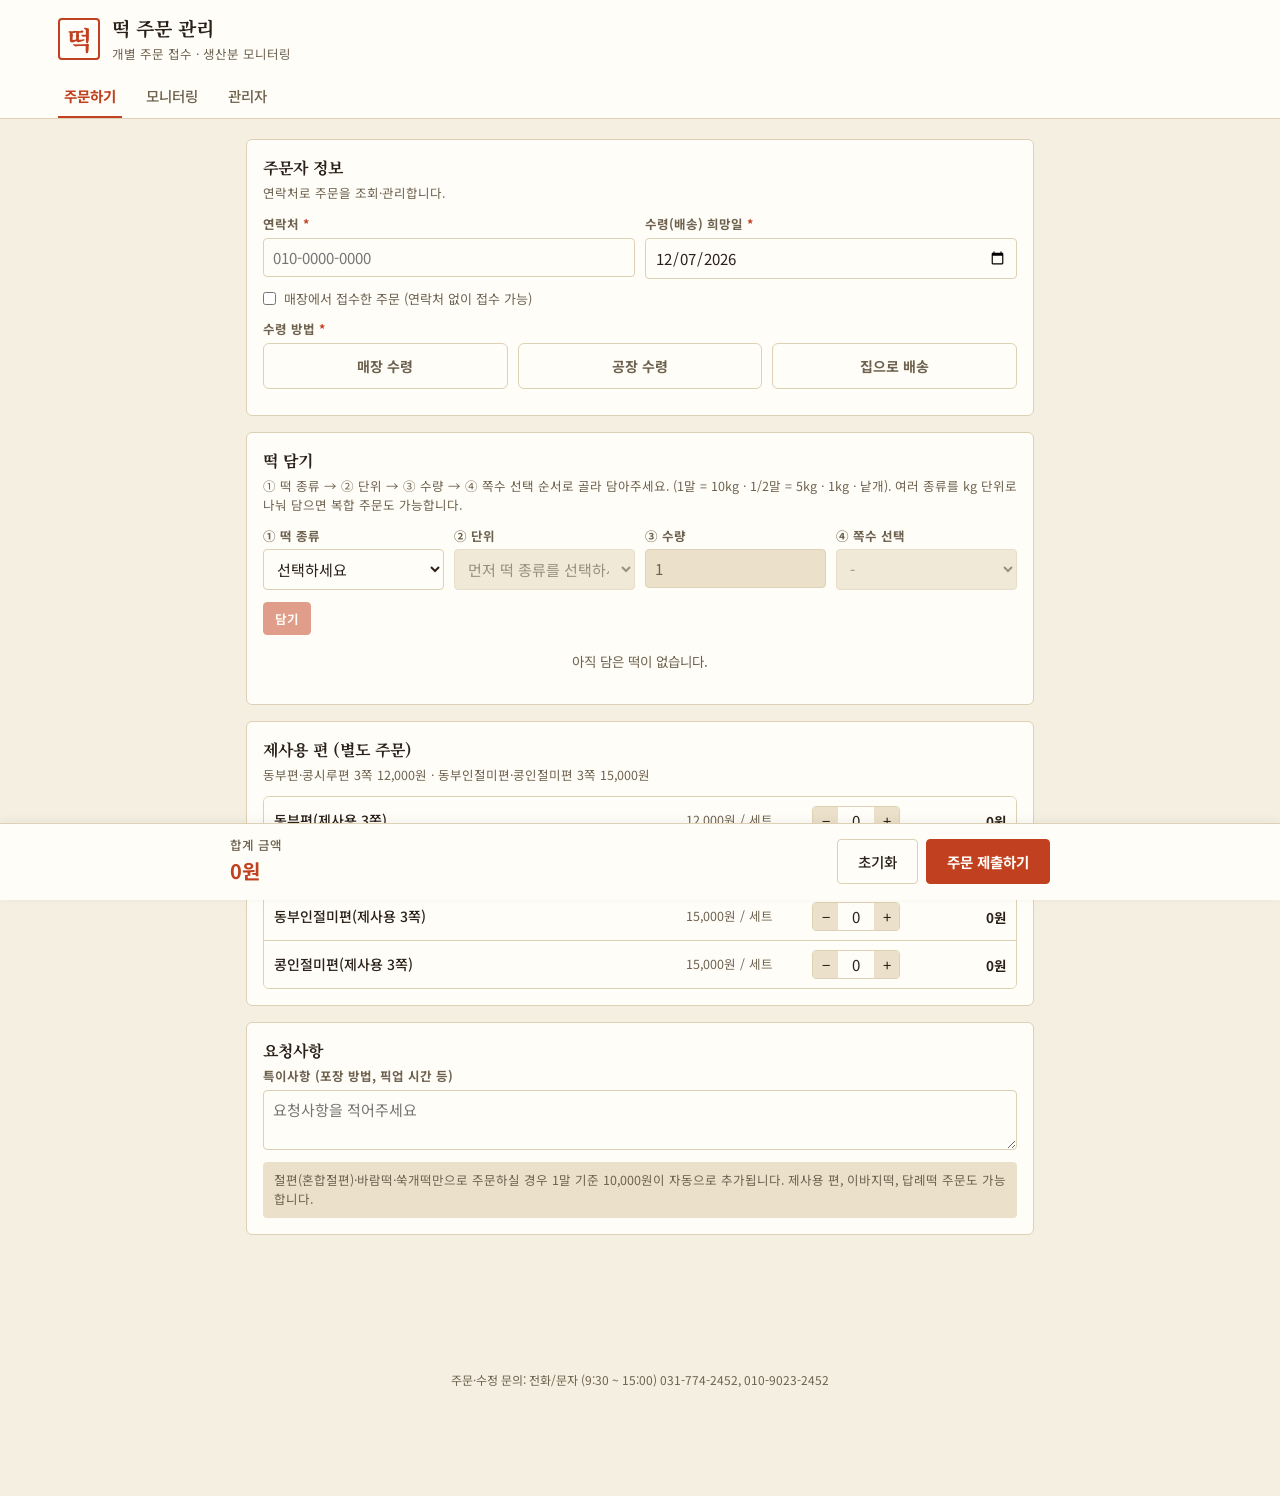
<file: index.html>
<!DOCTYPE html>
<html lang="ko">
<head>
<meta charset="UTF-8">
<meta name="viewport" content="width=device-width, initial-scale=1.0">
<title>떡 주문 관리</title>
<link rel="icon" href="data:image/svg+xml,%3Csvg xmlns='http://www.w3.org/2000/svg' viewBox='0 0 100 100'%3E%3Ctext y='.9em' font-size='90'%3E%F0%9F%8D%A1%3C/text%3E%3C/svg%3E">
<link rel="preconnect" href="https://fonts.googleapis.com">
<link rel="preconnect" href="https://fonts.gstatic.com" crossorigin>
<link rel="stylesheet" href="https://fonts.googleapis.com/css2?family=Noto+Serif+KR:wght@500;700&family=Noto+Sans+KR:wght@400;500;700&display=swap">
<link rel="stylesheet" href="./styles.css">
</head>
<body>
<div id="app"></div>
<script type="module" src="./js/main.js"></script>
</body>
</html>
</file>
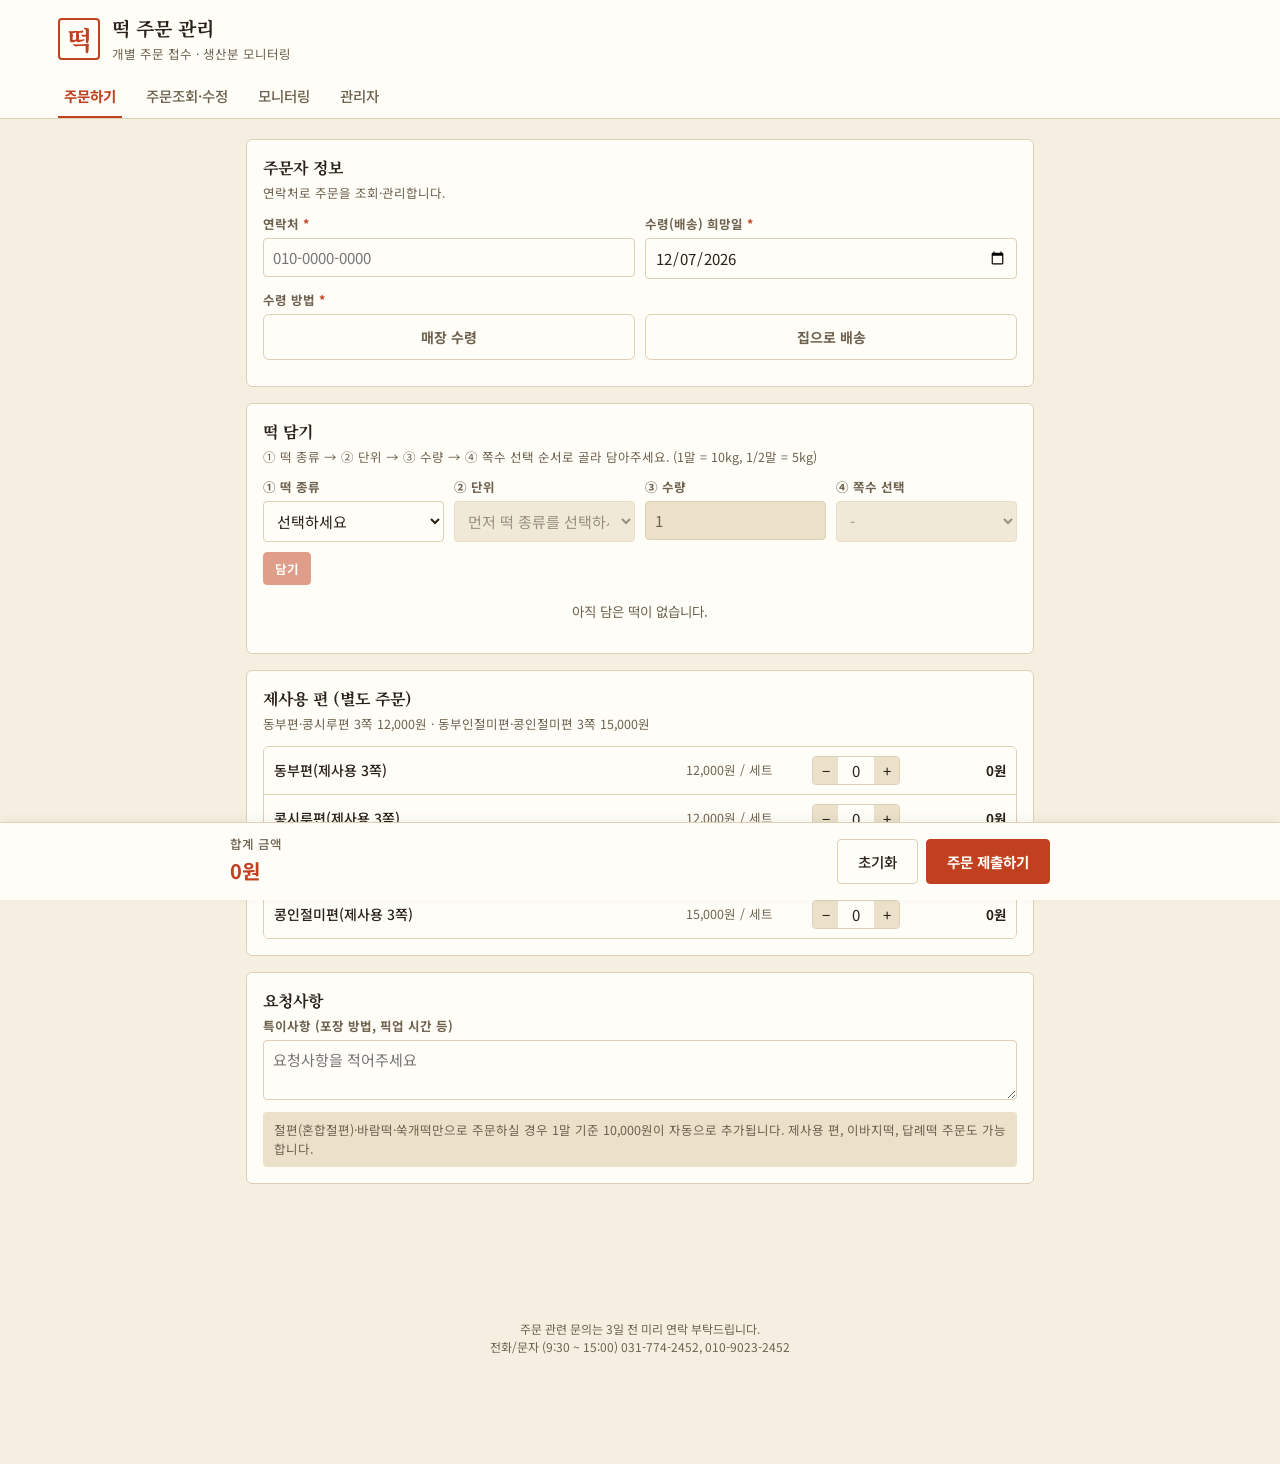
<file: legacy/tteok_order_system.legacy.html>
<!DOCTYPE html>
<html lang="ko">
<head>
<meta charset="UTF-8">
<meta name="viewport" content="width=device-width, initial-scale=1.0">
<title>떡 주문 관리</title>
<style>
@import url('https://fonts.googleapis.com/css2?family=Noto+Serif+KR:wght@500;700&family=Noto+Sans+KR:wght@400;500;700&display=swap');

:root{
  --paper:#F5EFE1;
  --paper-2:#EBE1CA;
  --ink:#2A2118;
  --ink-soft:#6E624F;
  --red:#C1401F;
  --red-deep:#8F2C15;
  --jade:#3C6753;
  --jade-deep:#274A3B;
  --gold:#AD7F27;
  --line:#DED0B4;
  --white:#FFFDF8;
  --danger:#B23A3A;
  --danger-bg:#F6E3DF;
}
*{box-sizing:border-box;}
html,body{margin:0;padding:0;}
body{
  background:var(--paper);
  color:var(--ink);
  font-family:'Noto Sans KR',sans-serif;
  font-size:15px;
  line-height:1.5;
  -webkit-font-smoothing:antialiased;
}
h1,h2,h3{font-family:'Noto Serif KR',serif; margin:0; color:var(--ink);}
p{margin:0;}
button{font-family:inherit; cursor:pointer;}
input,select,textarea{font-family:inherit; font-size:15px; color:var(--ink); background:var(--white); border:1px solid var(--line); border-radius:4px; padding:8px 9px;}
input:disabled, select:disabled{background:var(--paper-2); color:var(--ink-soft); cursor:not-allowed;}
input:focus-visible, select:focus-visible, textarea:focus-visible, button:focus-visible{outline:2px solid var(--jade); outline-offset:1px;}
.tabular{font-variant-numeric:tabular-nums;}
.muted{color:var(--ink-soft);}
.hidden{display:none !important;}

/* ---------- layout shell ---------- */
#app{min-height:100vh; display:flex; flex-direction:column;}
.site-header{background:var(--white); border-bottom:1px solid var(--line); position:sticky; top:0; z-index:20;}
.brand-row{max-width:1200px; margin:0 auto; padding:14px 18px 0; display:flex; align-items:center; gap:12px;}
.brand-mark{font-family:'Noto Serif KR',serif; font-weight:700; font-size:26px; color:var(--red); border:2px solid var(--red); border-radius:4px; width:42px; height:42px; display:flex; align-items:center; justify-content:center; flex:none;}
.brand-text h1{font-size:19px; font-weight:700;}
.brand-text p{font-size:12.5px; color:var(--ink-soft); margin-top:2px;}
.tabs{max-width:1200px; margin:0 auto; padding:12px 18px 0; display:flex; gap:4px; flex-wrap:wrap;}
.tab-btn{background:none; border:none; border-bottom:2px solid transparent; padding:10px 6px; font-size:14.5px; font-weight:500; color:var(--ink-soft); margin-right:14px;}
.tab-btn.active{color:var(--red); border-bottom-color:var(--red); font-weight:700;}
main{flex:1; width:100%;}
.wrap{max-width:820px; margin:0 auto; padding:20px 16px 120px;}
.wrap-wide{max-width:1200px; margin:0 auto; padding:20px 16px 80px;}

.panel{background:var(--white); border:1px solid var(--line); border-radius:6px; padding:16px; margin-bottom:16px;}
.panel h2{font-size:16px; margin-bottom:4px;}
.panel .panel-sub{font-size:12.5px; color:var(--ink-soft); margin-bottom:12px;}

.field-row{display:flex; gap:10px; flex-wrap:wrap; margin-bottom:10px;}
.field{flex:1; min-width:150px; display:flex; flex-direction:column; gap:4px;}
.field label{font-size:12.5px; font-weight:700; color:var(--ink-soft);}
.field input, .field select, .field textarea{width:100%;}
.field textarea{resize:vertical; min-height:60px;}
.req::after{content:' *'; color:var(--red);}

.notice{font-size:12.5px; padding:9px 11px; border-radius:4px; margin-top:6px; line-height:1.5;}
.notice-warn{background:#FBF0DD; color:#7A5A16; border:1px solid #E9CE95;}
.notice-info{background:var(--paper-2); color:var(--ink-soft);}
.notice-error{background:var(--danger-bg); color:var(--danger); border:1px solid #E3B7AF;}
.notice-ok{background:var(--paper-2)color:var(--jade-deep);background:#E4EEE8; color:var(--jade-deep); border:1px solid #BFDBCB;}

/* ---------- receive method ---------- */
.method-choice{display:flex; gap:10px; margin-bottom:6px;}
.method-btn{flex:1; padding:12px 10px; border:1px solid var(--line); border-radius:6px; background:var(--white); text-align:center; font-weight:700; font-size:14px; color:var(--ink-soft);}
.method-btn.active{border-color:var(--red); color:var(--red); background:#FBEEE9;}

/* ---------- item picker ---------- */
.picker-grid{display:grid; grid-template-columns:repeat(4,1fr); gap:10px; margin-bottom:10px;}
@media (max-width:680px){ .picker-grid{grid-template-columns:1fr 1fr;} }
.picker-grid .field label{white-space:nowrap;}
.fixed-note{font-size:12.5px; color:var(--jade-deep); background:var(--ok-bg,#E4EEE8); border-radius:4px; padding:8px 9px; line-height:1.4;}
.cart-list{border:1px solid var(--line); border-radius:6px; overflow:hidden; margin-top:14px;}
.cart-line{display:flex; align-items:center; gap:10px; padding:9px 12px; border-bottom:1px solid var(--line); background:var(--white); font-size:14px;}
.cart-line:last-child{border-bottom:none;}
.cl-main{flex:1;}
.cl-sub{font-weight:700; font-variant-numeric:tabular-nums; white-space:nowrap;}

/* ---------- ritual items ---------- */
.rlist{border:1px solid var(--line); border-radius:6px; overflow:hidden;}
.rrow{display:flex; flex-wrap:wrap; align-items:center; gap:8px 16px; padding:9px 10px; border-bottom:1px solid var(--line); font-size:14px; background:var(--white);}
.rrow:last-child{border-bottom:none;}
.rrow .rname{flex:1; min-width:150px; font-weight:500;}
.rrow .rprice{color:var(--ink-soft); font-size:12.5px; width:110px;}
.rrow .rsub{width:90px; text-align:right; font-weight:700; font-size:13.5px;}
.stepper{display:inline-flex; align-items:center; border:1px solid var(--line); border-radius:4px; overflow:hidden; background:var(--white);}
.stepper button{width:25px; height:27px; border:none; background:var(--paper-2); font-size:15px; line-height:1; color:var(--ink);}
.stepper button:active{background:var(--line);}
.stepper input{width:36px; border:none; text-align:center; padding:0; -moz-appearance:textfield;}
.stepper input::-webkit-outer-spin-button,.stepper input::-webkit-inner-spin-button{-webkit-appearance:none; margin:0;}

/* ---------- summary / footer bar ---------- */
.total-bar{position:sticky; bottom:0; left:0; right:0; background:var(--white); border-top:1px solid var(--line); box-shadow:0 -2px 10px rgba(0,0,0,.05); padding:12px 16px; z-index:15;}
.total-bar-inner{max-width:820px; margin:0 auto; display:flex; align-items:center; justify-content:space-between; gap:14px; flex-wrap:wrap;}
.total-amt{font-size:20px; font-weight:700; color:var(--red);}
.total-amt .lbl{font-size:12.5px; color:var(--ink-soft); font-weight:500; display:block; margin-bottom:2px;}
.surcharge-line{font-size:12px; color:var(--ink-soft); margin-top:2px;}

.btn{border:1px solid var(--ink); background:var(--ink); color:var(--white); padding:11px 20px; border-radius:4px; font-size:14.5px; font-weight:700;}
.btn-primary{background:var(--red); border-color:var(--red);}
.btn-primary:disabled{opacity:.5; cursor:not-allowed;}
.btn-outline{background:var(--white); color:var(--ink); border:1px solid var(--line); font-weight:500;}
.btn-jade{background:var(--jade); border-color:var(--jade);}
.btn-danger{background:var(--white); color:var(--danger); border:1px solid var(--danger);}
.btn-sm{padding:6px 11px; font-size:12.5px; border-radius:4px;}
.link-btn{background:none; border:none; color:var(--ink-soft); text-decoration:underline; font-size:12.5px; padding:4px 0;}

.edit-banner{background:#FBF0DD; border:1px solid #E9CE95; color:#7A5A16; border-radius:6px; padding:10px 14px; margin-bottom:14px; display:flex; align-items:center; justify-content:space-between; gap:10px; font-size:13.5px;}

/* ---------- confirmation ---------- */
.confirm-box{text-align:center; padding:36px 18px;}
.confirm-mark{font-size:40px; color:var(--jade); margin-bottom:10px;}
.confirm-box h2{font-size:20px; margin-bottom:6px;}
.confirm-id{letter-spacing:.03em; color:var(--gold); font-weight:700; margin:8px 0 18px;}
.confirm-summary{text-align:left; max-width:420px; margin:0 auto 20px; background:var(--paper-2); border-radius:6px; padding:14px 16px; font-size:13.5px;}
.confirm-summary div{display:flex; justify-content:space-between; padding:3px 0; gap:10px;}

/* ---------- lookup ---------- */
.order-card{border:1px solid var(--line); border-radius:6px; padding:13px 15px; margin-bottom:10px; background:var(--white);}
.order-card-top{display:flex; justify-content:space-between; align-items:flex-start; gap:10px; margin-bottom:8px;}
.order-card-top .oid{font-size:11.5px; color:var(--ink-soft);}
.order-card-top .odate{font-weight:700; font-size:14.5px;}
.badge{display:inline-block; padding:3px 9px; border-radius:20px; font-size:11.5px; font-weight:700;}
.badge-접수{background:#F4E9CE; color:#8A6A16;}
.badge-생산중{background:#DCE8E1; color:var(--jade-deep);}
.badge-완료{background:var(--jade); color:#fff;}
.badge-취소{background:#EEE; color:#888; text-decoration:line-through;}
.order-items-sum{font-size:13px; color:var(--ink-soft); margin-bottom:8px; line-height:1.6;}
.order-card-bottom{display:flex; justify-content:space-between; align-items:center; gap:10px;}
.order-amt{font-weight:700; font-size:15px;}
.card-actions{display:flex; gap:6px;}

/* ---------- admin / monitor ---------- */
.pin-box{max-width:340px; margin:60px auto; text-align:center;}
.pin-box .brand-mark{margin:0 auto 14px;}
.pin-box input{text-align:center; letter-spacing:.3em; font-size:18px;}
.date-nav{display:flex; align-items:center; gap:8px; flex-wrap:wrap; margin-bottom:16px;}
.date-nav .dtitle{font-size:16px; font-weight:700; font-family:'Noto Serif KR',serif;}
.stat-cards{display:grid; grid-template-columns:repeat(auto-fit,minmax(150px,1fr)); gap:10px; margin-bottom:16px;}
.stat-card{background:var(--white); border:1px solid var(--line); border-radius:6px; padding:12px 14px;}
.stat-card .slbl{font-size:12px; color:var(--ink-soft); margin-bottom:4px;}
.stat-card .sval{font-size:20px; font-weight:700;}
.table-scroll{overflow-x:auto; border:1px solid var(--line); border-radius:6px;}
table.dtab{width:100%; border-collapse:collapse; font-size:13.5px; min-width:520px;}
table.dtab th{background:var(--paper-2); text-align:left; padding:8px 10px; font-size:11.5px; color:var(--ink-soft); font-weight:700; border-bottom:1px solid var(--line); white-space:nowrap;}
table.dtab td{padding:8px 10px; border-bottom:1px solid var(--line); vertical-align:top;}
table.dtab tr:last-child td{border-bottom:none;}
table.dtab td.num{text-align:right;}
.status-select{font-size:12.5px; padding:5px 6px;}
.trend-row{display:flex; align-items:center; gap:10px; padding:6px 0; font-size:13px;}
.trend-date{width:96px; flex:none; color:var(--ink-soft);}
.trend-bar-track{flex:1; background:var(--paper-2); border-radius:3px; height:10px; overflow:hidden;}
.trend-bar-fill{height:100%; background:var(--jade);}
.trend-val{width:150px; flex:none; text-align:right; font-weight:600;}
.empty-state{padding:30px 16px; text-align:center; color:var(--ink-soft); font-size:13.5px;}

.settings-grid{display:grid; grid-template-columns:1fr 1fr; gap:16px;}
@media (max-width:820px){ .settings-grid{grid-template-columns:1fr;} }
.store-row{display:flex; align-items:center; justify-content:space-between; gap:10px; padding:8px 10px; border-bottom:1px solid var(--line); font-size:13.5px;}
.store-row:last-child{border-bottom:none;}
.store-list{border:1px solid var(--line); border-radius:6px; overflow:hidden; margin-bottom:12px;}

footer.contact-foot{max-width:820px; margin:0 auto; padding:0 16px 30px; font-size:12px; color:var(--ink-soft); text-align:center;}

/* ---------- print ---------- */
@media print{
  .no-print{display:none !important;}
  body{background:#fff;}
  .wrap-wide{max-width:100%; padding:0;}
  .panel{border:1px solid #999; box-shadow:none;}
  table.dtab{min-width:0;}
  table.dtab th{background:#eee !important; -webkit-print-color-adjust:exact; print-color-adjust:exact;}
}
</style>
</head>
<body>
<div id="app"></div>

<script>
(function(){
'use strict';

/* ============================================================
   기본값 — 최초 1회만 사용되며, 이후 관리자 설정 화면에서 바꾸면
   공유 저장소에 저장되어 그 값이 계속 사용됩니다.
   ============================================================ */
var DEFAULT_ADMIN_PIN = '0207';
var DEFAULT_STAFF_PIN = '1111';
var CONTACT = { phone1:'031-774-2452', phone2:'010-9023-2452', hours:'9:30 ~ 15:00' };

var ORDERS_KEY = 'tteok-orders-v2';
var CONFIG_KEY = 'tteok-config-v2';
var STORES_KEY = 'tteok-stores-v2';

/* ============================================================
   상품 데이터 (2026.08 가격표 기준)
   ============================================================ */
var PRODUCTS = [
  {no:1,  id:1,  name:'가래떡',              mal:60000,  half:30000},
  {no:2,  id:2,  name:'떡국떡',              mal:70000,  half:35000},
  {no:3,  id:3,  name:'떡볶이떡',            mal:60000,  half:30000},
  {no:4,  id:4,  name:'혼합절편',            mal:70000,  half:35000},
  {no:5,  id:5,  name:'약식',                mal:120000, half:60000, note:'1말 낱개 120개로 제공됩니다.'},
  {no:6,  id:6,  name:'바람떡',              mal:100000, half:50000},
  {no:7,  id:7,  name:'꿀떡',                mal:100000, half:50000},
  {no:8,  id:8,  name:'고사떡(메시루 7:3)',  mal:110000, half:60000},
  {no:9,  id:9,  name:'찰고사떡(찰시루떡)',  mal:120000, half:65000},
  {no:10, id:10, name:'흑임자인절미',        mal:130000, half:65000},
  {no:11, id:11, name:'호박/흑미/흰 영양찰떡', mal:120000, half:60000, note:'1말 낱개 120개로 제공됩니다.'},
  {no:12, id:12, name:'동부인절미(흰/쑥)',   mal:120000, half:60000},
  {no:13, id:13, name:'콩가루인절미(흰/쑥)', mal:120000, half:60000},
  {no:14, id:14, name:'수수팥단지',          mal:130000, half:65000},
  {no:15, id:15, name:'동부편',              mal:110000, half:60000},
  {no:16, id:16, name:'콩시루편',            mal:110000, half:60000},
  {no:17, id:17, name:'쑥개떡',              mal:120000, half:60000},
  {no:18, id:18, name:'송편(모시,깨,동부)',  mal:120000, half:60000},
  {no:19, id:19, name:'무지개떡',            mal:100000, half:50000, cutSelect:true},
  {no:20, id:20, name:'콩설기',              mal:100000, half:50000, cutSelect:true},
  {no:21, id:21, name:'모찌떡',              mal:130000, half:65000},
  {no:22, id:22, name:'백설기',              mal:80000,  half:40000, cutSelect:true},
  {no:23, id:23, name:'수리취찰떡',          mal:130000, half:65000},
  {no:24, id:24, name:'증편',                mal:120000, half:60000},
  {no:25, id:25, name:'마구설기',            mal:100000, half:50000, cutSelect:true},
  {no:26, id:26, name:'밥알쑥찰떡',          mal:120000, half:60000, note:'1말 낱개 120개로 제공됩니다.'},
  {no:27, id:27, name:'찐밥',                mal:80000,  half:null},
  {no:28, id:28, name:'오곡밥',              mal:120000, half:null},
];

var RITUAL_ITEMS = [
  {id:'r1', name:'동부편(제사용 3쪽)',       price:12000},
  {id:'r2', name:'콩시루편(제사용 3쪽)',     price:12000},
  {id:'r3', name:'동부인절미편(제사용 3쪽)', price:15000},
  {id:'r4', name:'콩인절미편(제사용 3쪽)',   price:15000},
];

var CUT_OPTIONS = ['40쪽','50쪽','60쪽'];

/* 절편(혼합절편)·바람떡·쑥개떡만 주문 시 1말 기준 10,000원 자동 추가 */
var SURCHARGE_ELIGIBLE_IDS = [4,6,17];
var SURCHARGE_PER_MAL = 10000;

/* ============================================================
   유틸
   ============================================================ */
function fmtWon(n){ return (n||0).toLocaleString('ko-KR') + '원'; }
function pad2(n){ return String(n).padStart(2,'0'); }
function fmtDate(d){ return d.getFullYear()+'-'+pad2(d.getMonth()+1)+'-'+pad2(d.getDate()); }
function todayStr(){ return fmtDate(new Date()); }
function addDays(dateStr, n){
  var p = dateStr.split('-').map(Number);
  var dt = new Date(p[0], p[1]-1, p[2]);
  dt.setDate(dt.getDate()+n);
  return fmtDate(dt);
}
function fmtDateLong(dateStr){
  var p = dateStr.split('-').map(Number);
  var dt = new Date(p[0], p[1]-1, p[2]);
  var days = ['일','월','화','수','목','금','토'];
  return p[0]+'년 '+p[1]+'월 '+p[2]+'일 ('+days[dt.getDay()]+')';
}
function esc(s){
  return String(s==null?'':s).replace(/[&<>"']/g, function(c){
    return {'&':'&amp;','<':'&lt;','>':'&gt;','"':'&quot;',"'":'&#39;'}[c];
  });
}
function genId(prefix){
  return (prefix||'ID') + Date.now().toString(36).toUpperCase() + Math.random().toString(36).slice(2,5).toUpperCase();
}
function val(sel){
  var elx = document.querySelector(sel);
  return elx ? elx.value : '';
}
function findProduct(id){
  for (var i=0;i<PRODUCTS.length;i++){ if (PRODUCTS[i].id===id) return PRODUCTS[i]; }
  return null;
}
function findRitual(id){
  for (var i=0;i<RITUAL_ITEMS.length;i++){ if (RITUAL_ITEMS[i].id===id) return RITUAL_ITEMS[i]; }
  return null;
}
function formatMal(n){
  var r = Math.round(n*10)/10;
  return r + '말';
}
function receiveMethodLabel(order){
  if (order.receiveMethod==='store'){ return '매장수령 · ' + (order.storeName||'미지정'); }
  if (order.receiveMethod==='delivery'){
    var addr = order.address||'';
    return '배송 · ' + (addr.length>22 ? addr.slice(0,22)+'…' : addr);
  }
  return '-';
}
function shortId(id){ return id ? id.slice(-8) : ''; }

/* ============================================================
   저장소 (Claude 아티팩트 공유 저장소, shared=true)
   window.storage 를 사용할 수 없는 환경에서는 메모리로만 동작합니다.
   ============================================================ */
var hasStorage = (typeof window.storage !== 'undefined' && window.storage);
var memoryOrders = [];
var memoryConfig = { adminPin:DEFAULT_ADMIN_PIN, staffPin:DEFAULT_STAFF_PIN };
var memoryStores = [];

function loadOrders(){
  if (!hasStorage){ return Promise.resolve(memoryOrders.slice()); }
  return window.storage.get(ORDERS_KEY, true).then(function(res){
    if (res && res.value){ try { return JSON.parse(res.value); } catch(e){ return []; } }
    return [];
  }).catch(function(){ return []; });
}
function saveOrders(orders){
  if (!hasStorage){ memoryOrders = orders; return Promise.resolve(true); }
  return window.storage.set(ORDERS_KEY, JSON.stringify(orders), true).then(function(){ return true; }).catch(function(e){ console.error('save failed', e); return false; });
}
function mutateOrders(fn){
  return loadOrders().then(function(current){
    var updated = fn(current);
    return saveOrders(updated).then(function(ok){ state.orders = updated; return ok; });
  });
}

function loadConfig(){
  if (!hasStorage){ return Promise.resolve(Object.assign({}, memoryConfig)); }
  return window.storage.get(CONFIG_KEY, true).then(function(res){
    if (res && res.value){
      try { return Object.assign({adminPin:DEFAULT_ADMIN_PIN, staffPin:DEFAULT_STAFF_PIN}, JSON.parse(res.value)); } catch(e){ return {adminPin:DEFAULT_ADMIN_PIN, staffPin:DEFAULT_STAFF_PIN}; }
    }
    return {adminPin:DEFAULT_ADMIN_PIN, staffPin:DEFAULT_STAFF_PIN};
  }).catch(function(){ return {adminPin:DEFAULT_ADMIN_PIN, staffPin:DEFAULT_STAFF_PIN}; });
}
function saveConfig(cfg){
  if (!hasStorage){ memoryConfig = cfg; return Promise.resolve(true); }
  return window.storage.set(CONFIG_KEY, JSON.stringify(cfg), true).then(function(){ return true; }).catch(function(){ return false; });
}

function loadStores(){
  if (!hasStorage){ return Promise.resolve(memoryStores.slice()); }
  return window.storage.get(STORES_KEY, true).then(function(res){
    if (res && res.value){ try { return JSON.parse(res.value); } catch(e){ return []; } }
    return [];
  }).catch(function(){ return []; });
}
function saveStores(stores){
  if (!hasStorage){ memoryStores = stores; return Promise.resolve(true); }
  return window.storage.set(STORES_KEY, JSON.stringify(stores), true).then(function(){ return true; }).catch(function(){ return false; });
}
function mutateStores(fn){
  return loadStores().then(function(current){
    var updated = fn(current);
    return saveStores(updated).then(function(ok){ state.stores = updated; return ok; });
  });
}

/* ============================================================
   상태
   ============================================================ */
function makeEmptyDraft(){
  return {
    items:[],                                        // 담긴 떡 목록 (장바구니)
    picker:{ productId:'', unit:'', qty:1, cut:'' },  // 떡 담기 진행 중 선택값
    ritual: RITUAL_ITEMS.map(function(r){ return {id:r.id, sets:0}; })
  };
}

var state = {
  tab:'order',
  orders:[],
  stores:[],
  config:{ adminPin:DEFAULT_ADMIN_PIN, staffPin:DEFAULT_STAFF_PIN },
  draft: makeEmptyDraft(),
  formFields:{ phone:'', date: addDays(todayStr(),3), memo:'', receiveMethod:'', storeName:'', address:'' },
  editing:null,          // { orderId, returnTab }
  submitError:'',
  confirmation:null,
  lookup:{ phone:'', searched:false, results:[] },
  admin:{
    unlocked:false, pinInput:'', pinError:'',
    view:'dashboard',     // 'dashboard' | 'settings'
    date: addDays(todayStr(),1),
    deleteConfirmId:null,
    banner:'',
    settingsForm:{ adminPinNew:'', adminPinConfirm:'', staffPinNew:'', staffPinConfirm:'', pinMsg:'', pinMsgType:'',
                   newStoreName:'', newStoreAddr:'', storeMsg:'', storeMsgType:'' }
  },
  monitor:{ unlocked:false, pinInput:'', pinError:'' }
};

/* ============================================================
   가격 계산
   ============================================================ */
function unitPriceOf(product, unit){ return unit==='mal' ? product.mal : product.half; }

function computeSurcharge(items){
  if (!items.length) return {applies:false, units:0, amount:0};
  var allEligible = items.every(function(i){ return SURCHARGE_ELIGIBLE_IDS.indexOf(i.productId) > -1; });
  if (!allEligible) return {applies:false, units:0, amount:0};
  var units = items.reduce(function(s,i){ return s + (i.unit==='mal' ? i.qty : i.qty*0.5); },0);
  return {applies:true, units:units, amount: Math.round(units*SURCHARGE_PER_MAL)};
}

function collectOrderFromDraft(){
  var items = state.draft.items.map(function(line){
    var p = findProduct(line.productId);
    var price = unitPriceOf(p, line.unit);
    return {
      productId:p.id, no:p.no, name:p.name, unit:line.unit, qty:line.qty, cut:line.cut||null,
      lineTotal: price*line.qty
    };
  });
  var ritual = [];
  state.draft.ritual.forEach(function(r){
    if ((r.sets||0) > 0){
      var def = findRitual(r.id);
      ritual.push({ id:def.id, name:def.name, sets:r.sets, unitPrice:def.price, lineTotal:r.sets*def.price });
    }
  });
  var itemsTotal = items.reduce(function(s,i){return s+i.lineTotal;},0) + ritual.reduce(function(s,i){return s+i.lineTotal;},0);
  var surcharge = computeSurcharge(items);
  return { items:items, ritual:ritual, itemsTotal:itemsTotal, surcharge:surcharge, total: itemsTotal + surcharge.amount };
}

/* ============================================================
   렌더 : 최상위
   ============================================================ */
function render(){
  var app = document.getElementById('app');
  app.innerHTML = renderHeader() + '<main>' + renderTabContent() + '</main>';
  afterRender();
}

function renderHeader(){
  var tabs = [
    ['order','주문하기'],
    ['lookup','주문조회·수정'],
    ['monitor','모니터링'],
    ['admin','관리자']
  ];
  var tabsHtml = tabs.map(function(t){
    return '<button class="tab-btn '+(state.tab===t[0]?'active':'')+'" data-action="go-tab" data-tab="'+t[0]+'">'+t[1]+'</button>';
  }).join('');
  return (
    '<header class="site-header no-print">' +
      '<div class="brand-row"><div class="brand-mark">떡</div>' +
      '<div class="brand-text"><h1>떡 주문 관리</h1><p>개별 주문 접수 · 생산분 모니터링</p></div></div>' +
      '<nav class="tabs">' + tabsHtml + '</nav>' +
    '</header>'
  );
}

function renderTabContent(){
  if (state.tab==='order') return renderOrderTab();
  if (state.tab==='lookup') return renderLookupTab();
  if (state.tab==='monitor') return renderMonitorTab();
  if (state.tab==='admin') return renderAdminTab();
  return '';
}

/* ============================================================
   주문 탭
   ============================================================ */
function renderOrderTab(){
  if (state.confirmation){ return renderConfirmation(); }

  var editingBanner = '';
  if (state.editing){
    editingBanner = '<div class="wrap"><div class="edit-banner"><span>주문 <strong>#'+esc(shortId(state.editing.orderId))+'</strong> 내용을 수정하는 중입니다.</span>' +
      '<button class="link-btn" data-action="cancel-edit">수정 취소</button></div></div>';
  }

  var minDate = addDays(todayStr(),1);
  var f = state.formFields;

  var html = '';
  html += editingBanner;
  html += '<div class="wrap">';

  html += '<div class="panel">';
  html += '<h2>주문자 정보</h2>';
  html += '<p class="panel-sub">연락처로 주문을 조회·관리합니다.</p>';
  html += '<div class="field-row">';
  html += '<div class="field"><label class="req">연락처</label><input id="f-phone" type="tel" placeholder="010-0000-0000" value="'+esc(f.phone)+'"></div>';
  html += '<div class="field"><label class="req">수령(배송) 희망일</label><input id="f-date" type="date" min="'+minDate+'" value="'+esc(f.date)+'"></div>';
  html += '</div>';
  html += '<div id="date-notice"></div>';

  html += '<div class="field" style="margin-top:12px;"><label class="req">수령 방법</label>';
  html += '<div class="method-choice">';
  html += '<button type="button" class="method-btn '+(f.receiveMethod==='store'?'active':'')+'" data-action="pick-receive" data-method="store">매장 수령</button>';
  html += '<button type="button" class="method-btn '+(f.receiveMethod==='delivery'?'active':'')+'" data-action="pick-receive" data-method="delivery">집으로 배송</button>';
  html += '</div>';
  html += '<div id="receive-detail">' + renderReceiveDetail() + '</div>';
  html += '</div>';
  html += '</div>';

  html += '<div class="panel">';
  html += '<h2>떡 담기</h2>';
  html += '<p class="panel-sub">① 떡 종류 → ② 단위 → ③ 수량 → ④ 쪽수 선택 순서로 골라 담아주세요. (1말 = 10kg, 1/2말 = 5kg)</p>';
  html += '<div id="picker-panel">' + renderPickerPanel() + '</div>';
  html += '<div id="cart-list">' + renderCartList() + '</div>';
  html += '</div>';

  html += '<div class="panel">';
  html += '<h2>제사용 편 (별도 주문)</h2>';
  html += '<p class="panel-sub">동부편·콩시루편 3쪽 12,000원 · 동부인절미편·콩인절미편 3쪽 15,000원</p>';
  html += '<div class="rlist">' + RITUAL_ITEMS.map(renderRitualRow).join('') + '</div>';
  html += '</div>';

  html += '<div class="panel">';
  html += '<h2>요청사항</h2>';
  html += '<div class="field"><label>특이사항 (포장 방법, 픽업 시간 등)</label><textarea id="f-memo" placeholder="요청사항을 적어주세요">'+esc(f.memo)+'</textarea></div>';
  html += '<div class="notice notice-info" style="margin-top:12px;">절편(혼합절편)·바람떡·쑥개떡만으로 주문하실 경우 1말 기준 10,000원이 자동으로 추가됩니다. 제사용 편, 이바지떡, 답례떡 주문도 가능합니다.</div>';
  html += '</div>';

  html += '<div id="submit-error"></div>';
  html += '</div>'; // wrap

  html += renderContactFooter();

  html += '<div class="total-bar no-print"><div class="total-bar-inner">';
  html += '<div><div class="total-amt"><span class="lbl">합계 금액</span><span id="grand-total">0원</span></div><div class="surcharge-line" id="surcharge-line"></div></div>';
  html += '<div style="display:flex; gap:8px;">';
  html += '<button class="btn btn-outline" data-action="reset-order">초기화</button>';
  html += '<button class="btn btn-primary" id="submit-btn" data-action="submit-order">'+(state.editing?'수정 저장하기':'주문 제출하기')+'</button>';
  html += '</div></div></div>';

  return html;
}

function renderReceiveDetail(){
  var f = state.formFields;
  if (f.receiveMethod==='store'){
    var storeOptions = state.stores.map(function(s){ return '<option value="'+esc(s.name)+'">'; }).join('');
    var warn = state.stores.length===0 ? '<div class="notice notice-warn">등록된 매장이 없습니다. 매장 등록은 관리자 화면에서 할 수 있어요.</div>' : '';
    return '<div class="field" style="margin-top:8px;"><label class="req">수령 매장 (검색 가능)</label>' +
      '<input id="f-store-search" list="store-datalist" placeholder="매장명을 입력해 검색하세요" value="'+esc(f.storeName)+'">' +
      '<datalist id="store-datalist">'+storeOptions+'</datalist>' + warn + '</div>';
  }
  if (f.receiveMethod==='delivery'){
    return '<div class="field" style="margin-top:8px;"><label class="req">배송 받으실 주소</label>' +
      '<textarea id="f-address" placeholder="도로명 주소와 상세주소를 입력해주세요">'+esc(f.address)+'</textarea></div>';
  }
  return '';
}

function renderPickerPanel(){
  var picker = state.draft.picker;
  var product = picker.productId ? findProduct(Number(picker.productId)) : null;

  var html = '<div class="picker-grid">';

  html += '<div class="field"><label>① 떡 종류</label><select id="pick-product">';
  html += '<option value="">선택하세요</option>';
  html += PRODUCTS.map(function(p){
    return '<option value="'+p.id+'" '+(product && product.id===p.id ? 'selected':'')+'>'+p.no+'. '+esc(p.name)+'</option>';
  }).join('');
  html += '</select></div>';

  html += '<div class="field"><label>② 단위</label><select id="pick-unit" '+(product?'':'disabled')+'>';
  if (!product){
    html += '<option value="">먼저 떡 종류를 선택하세요</option>';
  } else {
    html += '<option value="">선택하세요</option>';
    html += '<option value="mal" '+(picker.unit==='mal'?'selected':'')+'>1말 (10kg) · '+fmtWon(product.mal)+'</option>';
    if (product.half!=null){
      html += '<option value="half" '+(picker.unit==='half'?'selected':'')+'>1/2말 (5kg) · '+fmtWon(product.half)+'</option>';
    }
  }
  html += '</select></div>';

  var qtyReady = !!(product && picker.unit);
  html += '<div class="field"><label>③ 수량</label><input id="pick-qty" type="number" min="1" step="1" inputmode="numeric" value="'+(picker.qty||1)+'" '+(qtyReady?'':'disabled')+'></div>';

  var needsCut = !!(product && product.cutSelect);
  var fixedNote = (product && product.note && !product.cutSelect) ? product.note : '';
  html += '<div class="field"><label>④ 쪽수 선택</label>';
  if (needsCut){
    html += '<select id="pick-cut" '+(qtyReady?'':'disabled')+'>';
    html += '<option value="">선택하세요</option>';
    CUT_OPTIONS.forEach(function(c){ html += '<option value="'+c+'" '+(picker.cut===c?'selected':'')+'>'+c+'</option>'; });
    html += '</select>';
  } else if (fixedNote){
    html += '<div class="fixed-note">'+esc(fixedNote)+'</div>';
  } else if (product){
    html += '<div class="fixed-note muted" style="background:var(--paper-2); color:var(--ink-soft);">해당 없음</div>';
  } else {
    html += '<select disabled><option>-</option></select>';
  }
  html += '</div>';

  html += '</div>'; // picker-grid

  var ready = !!(product && picker.unit && (picker.qty>0) && (!needsCut || picker.cut));
  html += '<button type="button" class="btn btn-primary btn-sm" id="pick-add-btn" data-action="add-cart-line" '+(ready?'':'disabled')+'>담기</button>';
  return html;
}

function renderCartList(){
  var lines = state.draft.items;
  if (!lines.length){ return '<div class="empty-state" style="padding:16px 4px;">아직 담은 떡이 없습니다.</div>'; }
  var rows = lines.map(function(line, idx){
    var p = findProduct(line.productId);
    var price = unitPriceOf(p, line.unit);
    var unitLabel = line.unit==='mal' ? '1말' : '1/2말';
    return '<div class="cart-line">' +
      '<div class="cl-main"><strong>'+esc(p.name)+'</strong> · '+unitLabel+' × '+line.qty + (line.cut? (' · '+esc(line.cut)) : '') + '</div>' +
      '<div class="cl-sub">'+fmtWon(price*line.qty)+'</div>' +
      '<button type="button" class="link-btn" data-action="remove-cart-line" data-idx="'+idx+'">삭제</button>' +
    '</div>';
  }).join('');
  return '<div class="cart-list">'+rows+'</div>';
}

function renderRitualRow(r){
  var draftR = state.draft.ritual.find(function(x){ return x.id===r.id; });
  var sets = draftR.sets||0;
  var sub = sets*r.price;
  return (
    '<div class="rrow" data-rrow="'+r.id+'">' +
      '<div class="rname">'+esc(r.name)+'</div>' +
      '<div class="rprice">'+fmtWon(r.price)+' / 세트</div>' +
      '<div class="stepper"><button type="button" data-action="dec-ritual" data-id="'+r.id+'">−</button>' +
        '<input type="number" min="0" step="1" inputmode="numeric" data-field="rsets" data-id="'+r.id+'" value="'+sets+'">' +
        '<button type="button" data-action="inc-ritual" data-id="'+r.id+'">+</button></div>' +
      '<div class="rsub" data-rsub="'+r.id+'">'+fmtWon(sub)+'</div>' +
    '</div>'
  );
}

function renderContactFooter(){
  return '<footer class="contact-foot no-print">주문 관련 문의는 3일 전 미리 연락 부탁드립니다.<br>' +
    '전화/문자 ('+CONTACT.hours+') '+CONTACT.phone1+', '+CONTACT.phone2+'</footer>';
}

function renderConfirmation(){
  var c = state.confirmation;
  var html = '<div class="wrap">';
  html += '<div class="panel confirm-box">';
  html += '<div class="confirm-mark">✓</div>';
  html += '<h2>주문이 접수되었습니다</h2>';
  html += '<p class="muted">아래 주문번호로 주문조회·수정 탭에서 확인하실 수 있어요.</p>';
  html += '<div class="confirm-id">#'+esc(shortId(c.id))+'</div>';
  html += '<div class="confirm-summary">';
  html += '<div><span>연락처</span><span>'+esc(c.phone)+'</span></div>';
  html += '<div><span>수령 희망일</span><span>'+esc(fmtDateLong(c.deliveryDate))+'</span></div>';
  html += '<div><span>수령 방법</span><span>'+esc(receiveMethodLabel(c))+'</span></div>';
  html += '<div><span>주문 품목</span><span>'+ (c.items.length + c.ritual.length) +'종</span></div>';
  html += '<div><span>합계 금액</span><span>'+fmtWon(c.total)+'</span></div>';
  html += '</div>';
  html += '<button class="btn btn-primary" data-action="new-order">새 주문 입력하기</button>';
  html += '</div></div>';
  return html;
}

/* ============================================================
   주문조회·수정 탭
   ============================================================ */
function renderLookupTab(){
  var l = state.lookup;
  var html = '<div class="wrap">';
  html += '<div class="panel">';
  html += '<h2>주문조회·수정</h2>';
  html += '<p class="panel-sub">주문하실 때 입력하신 연락처로 조회할 수 있어요.</p>';
  html += '<div class="field-row">';
  html += '<div class="field" style="flex:2;"><label>연락처</label><input id="lookup-phone" type="tel" placeholder="010-0000-0000" value="'+esc(l.phone)+'"></div>';
  html += '<div class="field" style="justify-content:flex-end;"><button class="btn btn-primary" data-action="do-lookup" style="height:38px;">조회</button></div>';
  html += '</div></div>';

  if (l.searched){
    if (l.results.length===0){
      html += '<div class="empty-state">해당 연락처로 접수된 주문이 없습니다.</div>';
    } else {
      html += l.results.map(renderOrderCard).join('');
    }
  }
  html += '</div>';
  return html;
}

function orderItemsSummary(order){
  var parts = order.items.map(function(i){
    var unitLabel = i.unit==='mal' ? '1말' : '1/2말';
    return i.name+' '+unitLabel+'×'+i.qty+(i.cut?(' ('+i.cut+')'):'');
  });
  order.ritual.forEach(function(r){ parts.push(r.name+' '+r.sets+'세트'); });
  return parts.join(', ');
}

function renderOrderCard(order){
  var canEdit = order.status==='접수';
  var actions = '';
  if (canEdit){
    actions =
      '<button class="btn btn-outline btn-sm" data-action="edit-order" data-id="'+order.id+'" data-return="'+state.tab+'">수정</button>' +
      '<button class="btn btn-danger btn-sm" data-action="cancel-my-order" data-id="'+order.id+'">주문 취소</button>';
  } else if (order.status!=='취소') {
    actions = '<span class="muted" style="font-size:12px;">생산이 시작되어 수정할 수 없습니다.<br>매장으로 문의해주세요.</span>';
  }
  return (
    '<div class="order-card">' +
      '<div class="order-card-top">' +
        '<div><div class="odate">'+esc(fmtDateLong(order.deliveryDate))+'</div><div class="oid">#'+esc(shortId(order.id))+' · '+esc(receiveMethodLabel(order))+'</div></div>' +
        '<span class="badge badge-'+order.status+'">'+order.status+'</span>' +
      '</div>' +
      '<div class="order-items-sum">'+esc(orderItemsSummary(order))+'</div>' +
      '<div class="order-card-bottom">' +
        '<div class="order-amt">'+fmtWon(order.total)+'</div>' +
        '<div class="card-actions">'+actions+'</div>' +
      '</div>' +
    '</div>'
  );
}

/* ============================================================
   모니터링 탭 (직원용 PIN)
   ============================================================ */
function renderMonitorTab(){
  if (!state.monitor.unlocked){ return renderMonitorPin(); }

  var today = todayStr();
  var todays = state.orders.filter(function(o){ return o.deliveryDate===today; });
  var active = todays.filter(function(o){ return o.status!=='취소'; });
  var totalKg = 0;
  active.forEach(function(o){ o.items.forEach(function(i){ totalKg += (i.unit==='mal'? i.qty*10 : i.qty*5); }); });

  var html = '<div class="wrap-wide">';
  html += '<div class="date-nav no-print">';
  html += '<span class="dtitle">오늘 생산분 — '+esc(fmtDateLong(today))+'</span>';
  html += '<span style="flex:1;"></span>';
  html += '<button class="btn btn-outline btn-sm" data-action="monitor-refresh">새로고침</button>';
  html += '<button class="btn btn-jade btn-sm" data-action="monitor-print">인쇄</button>';
  html += '</div>';

  html += '<div class="stat-cards">';
  html += statCard('오늘 주문 건수', active.length+'건');
  html += statCard('총 생산 중량', totalKg.toLocaleString('ko-KR')+'kg');
  html += '</div>';

  html += '<div class="panel" id="print-area">';
  html += '<h2 style="margin-bottom:10px;">생산분 요약</h2>';
  html += renderProductionSummary(active);
  html += '<h2 style="margin:20px 0 10px;">주문 목록</h2>';
  html += renderOrderStatusTable(todays, false);
  html += '</div>';
  html += '</div>';
  return html;
}

function renderMonitorPin(){
  var m = state.monitor;
  var html = '<div class="wrap pin-box">';
  html += '<div class="brand-mark" style="margin:0 auto;">떡</div>';
  html += '<h2 style="margin:14px 0 4px;">직원 확인</h2>';
  html += '<p class="muted" style="font-size:13px; margin-bottom:16px;">오늘의 생산분을 확인하려면 직원용 PIN을 입력하세요.</p>';
  html += '<input id="monitor-pin" type="password" inputmode="numeric" placeholder="PIN" value="'+esc(m.pinInput)+'" style="margin-bottom:10px;">';
  if (m.pinError){ html += '<div class="notice notice-error" style="margin-bottom:10px;">'+esc(m.pinError)+'</div>'; }
  html += '<button class="btn btn-primary" data-action="monitor-unlock" style="width:100%;">입장</button>';
  html += '</div>';
  return html;
}

/* ============================================================
   관리자 탭
   ============================================================ */
function renderAdminTab(){
  if (!state.admin.unlocked){ return renderAdminPin(); }
  if (state.admin.view==='settings'){ return renderAdminSettings(); }

  var a = state.admin;
  var dateOrders = state.orders.filter(function(o){ return o.deliveryDate===a.date; });
  var activeOrders = dateOrders.filter(function(o){ return o.status!=='취소'; });

  var html = '<div class="wrap-wide">';
  if (a.banner){ html += '<div class="notice notice-info no-print" style="margin-bottom:12px;">'+esc(a.banner)+'</div>'; }

  html += '<div class="date-nav no-print">';
  html += '<button class="btn btn-outline btn-sm" data-action="admin-date-prev">◀</button>';
  html += '<input type="date" id="admin-date" value="'+a.date+'">';
  html += '<button class="btn btn-outline btn-sm" data-action="admin-date-next">▶</button>';
  html += '<button class="btn btn-outline btn-sm" data-action="admin-date-today">내일</button>';
  html += '<span class="dtitle" style="margin-left:6px;">'+esc(fmtDateLong(a.date))+' 생산분</span>';
  html += '<span style="flex:1;"></span>';
  html += '<button class="btn btn-outline btn-sm" data-action="admin-refresh">새로고침</button>';
  html += '<button class="btn btn-jade btn-sm" data-action="admin-print">인쇄</button>';
  html += '<button class="btn btn-outline btn-sm" data-action="admin-open-settings">설정</button>';
  html += '</div>';

  var totalRevenue = activeOrders.reduce(function(s,o){return s+o.total;},0);
  var totalKg = 0;
  activeOrders.forEach(function(o){ o.items.forEach(function(i){ totalKg += (i.unit==='mal'? i.qty*10 : i.qty*5); }); });

  html += '<div class="stat-cards">';
  html += statCard('주문 건수', activeOrders.length+'건');
  html += statCard('매출 합계', fmtWon(totalRevenue));
  html += statCard('총 생산 중량', totalKg.toLocaleString('ko-KR')+'kg');
  html += '</div>';

  html += '<div class="panel" id="print-area">';
  html += '<h2 style="margin-bottom:10px;">생산분 요약 — '+esc(fmtDateLong(a.date))+'</h2>';
  html += renderProductionSummary(activeOrders);
  html += '<h2 style="margin:20px 0 10px;">주문 목록</h2>';
  html += renderOrderStatusTable(dateOrders, true);
  html += '</div>';

  html += '<div class="panel no-print">';
  html += '<h2 style="margin-bottom:10px;">최근 일별 통계</h2>';
  html += renderTrend();
  html += '</div>';

  html += '</div>';
  return html;
}

function statCard(label, value){
  return '<div class="stat-card"><div class="slbl">'+esc(label)+'</div><div class="sval tabular">'+value+'</div></div>';
}

function renderAdminPin(){
  var a = state.admin;
  var html = '<div class="wrap pin-box">';
  html += '<div class="brand-mark" style="margin:0 auto;">떡</div>';
  html += '<h2 style="margin:14px 0 4px;">관리자 확인</h2>';
  html += '<p class="muted" style="font-size:13px; margin-bottom:16px;">생산분 모니터링·설정 화면으로 이동하려면 PIN을 입력하세요.</p>';
  html += '<input id="admin-pin" type="password" inputmode="numeric" placeholder="PIN" value="'+esc(a.pinInput)+'" style="margin-bottom:10px;">';
  if (a.pinError){ html += '<div class="notice notice-error" style="margin-bottom:10px;">'+esc(a.pinError)+'</div>'; }
  html += '<button class="btn btn-primary" data-action="admin-unlock" style="width:100%;">입장</button>';
  html += '</div>';
  return html;
}

/* ---------- 생산분 요약 (말/1·2말을 합산 표기, 금액 없음) ---------- */
function renderProductionSummary(orders){
  var totals = {};
  orders.forEach(function(o){
    o.items.forEach(function(i){
      if (!totals[i.productId]) totals[i.productId] = {malEq:0, cuts:{}};
      var eq = i.unit==='mal' ? i.qty : i.qty*0.5;
      totals[i.productId].malEq += eq;
      if (i.cut){ totals[i.productId].cuts[i.cut] = (totals[i.productId].cuts[i.cut]||0)+1; }
    });
  });
  var rows = PRODUCTS.filter(function(p){ return totals[p.id]; }).map(function(p){
    var t = totals[p.id];
    var kg = Math.round(t.malEq*10*10)/10;
    var cutNote = Object.keys(t.cuts).length ? Object.keys(t.cuts).map(function(k){ return k+' x'+t.cuts[k]; }).join(', ') : '';
    return '<tr><td>'+p.no+'</td><td>'+esc(p.name)+(cutNote?('<br><small class="muted">'+esc(cutNote)+'</small>'):'')+'</td>' +
      '<td class="num tabular">'+formatMal(t.malEq)+'</td><td class="num tabular">'+kg+'kg</td></tr>';
  }).join('');

  var out = '';
  if (!rows){
    out += '<div class="empty-state">이 날짜에 접수된 떡 주문이 없습니다.</div>';
  } else {
    out += '<div class="table-scroll"><table class="dtab">';
    out += '<thead><tr><th>No</th><th>품목</th><th>수량</th><th>중량</th></tr></thead>';
    out += '<tbody>'+rows+'</tbody></table></div>';
  }

  var ritualTotals = {};
  orders.forEach(function(o){
    o.ritual.forEach(function(r){
      if (!ritualTotals[r.id]) ritualTotals[r.id] = {sets:0, name:r.name};
      ritualTotals[r.id].sets += r.sets;
    });
  });
  var ritualKeys = Object.keys(ritualTotals);
  if (ritualKeys.length){
    var rRows = ritualKeys.map(function(k){
      var t = ritualTotals[k];
      return '<tr><td>'+esc(t.name)+'</td><td class="num tabular">'+t.sets+'세트</td><td class="num tabular">'+(t.sets*3)+'쪽</td></tr>';
    }).join('');
    out += '<h3 style="font-size:13.5px; margin:14px 0 6px;">제사용 편</h3>';
    out += '<div class="table-scroll"><table class="dtab"><thead><tr><th>품목</th><th>세트</th><th>쪽수</th></tr></thead><tbody>'+rRows+'</tbody></table></div>';
  }

  var surchargeCount = orders.filter(function(o){ return o.surchargeApplies; }).length;
  if (surchargeCount>0){
    out += '<div class="notice notice-warn" style="margin-top:10px;">절편·바람떡·쑥개떡 단독 추가요금 적용 주문 '+surchargeCount+'건 포함</div>';
  }
  return out;
}

/* ---------- 주문 목록 (관리자: 수정/삭제 가능, 모니터링: 상태만) ---------- */
function renderOrderStatusTable(orders, adminMode){
  if (!orders.length){ return '<div class="empty-state">이 날짜에 접수된 주문이 없습니다.</div>'; }
  var rows = orders.map(function(o){
    var statusOptions = ['접수','생산중','완료','취소'].map(function(s){
      return '<option value="'+s+'" '+(o.status===s?'selected':'')+'>'+s+'</option>';
    }).join('');
    var actionsCell = '';
    if (adminMode){
      var confirming = state.admin.deleteConfirmId===o.id;
      if (confirming){
        actionsCell = '<span style="font-size:12px;">정말 삭제할까요? </span>' +
          '<button class="btn btn-danger btn-sm no-print" data-action="admin-delete-confirm" data-id="'+o.id+'">삭제 확정</button> ' +
          '<button class="btn btn-outline btn-sm no-print" data-action="admin-delete-cancel">취소</button>';
      } else {
        actionsCell = '<button class="btn btn-outline btn-sm no-print" data-action="edit-order" data-id="'+o.id+'" data-return="admin">수정</button> ' +
          '<button class="btn btn-danger btn-sm no-print" data-action="admin-delete" data-id="'+o.id+'">삭제</button>';
      }
    }
    return '<tr>' +
      '<td class="muted">#'+esc(shortId(o.id))+'</td>' +
      '<td>'+esc(o.phone)+'<br><span class="muted" style="font-size:11.5px;">'+esc(receiveMethodLabel(o))+'</span></td>' +
      '<td style="max-width:260px;">'+esc(orderItemsSummary(o))+(o.memo?('<br><span class="muted" style="font-size:11.5px;">메모: '+esc(o.memo)+'</span>'):'')+'</td>' +
      (adminMode ? '<td class="num tabular">'+fmtWon(o.total)+'</td>' : '') +
      '<td><select class="status-select" data-action-select="status" data-id="'+o.id+'">'+statusOptions+'</select></td>' +
      (adminMode ? '<td>'+actionsCell+'</td>' : '') +
    '</tr>';
  }).join('');
  var head = '<tr><th>번호</th><th>연락처/수령</th><th>주문 내역</th>' + (adminMode?'<th>금액</th>':'') + '<th>상태</th>' + (adminMode?'<th class="no-print">관리</th>':'') + '</tr>';
  return '<div class="table-scroll"><table class="dtab"><thead>'+head+'</thead><tbody>'+rows+'</tbody></table></div>';
}

function renderTrend(){
  var byDate = {};
  state.orders.forEach(function(o){
    if (o.status==='취소') return;
    if (!byDate[o.deliveryDate]) byDate[o.deliveryDate] = {count:0, revenue:0};
    byDate[o.deliveryDate].count++;
    byDate[o.deliveryDate].revenue += o.total;
  });
  var dates = Object.keys(byDate).sort().reverse().slice(0,14);
  if (!dates.length){ return '<div class="empty-state">아직 통계를 표시할 주문 데이터가 없습니다.</div>'; }
  var max = Math.max.apply(null, dates.map(function(d){ return byDate[d].revenue; }));
  return dates.map(function(d){
    var t = byDate[d];
    var pct = max>0 ? Math.round(t.revenue/max*100) : 0;
    return '<div class="trend-row">' +
      '<div class="trend-date">'+d+'</div>' +
      '<div class="trend-bar-track"><div class="trend-bar-fill" style="width:'+pct+'%;"></div></div>' +
      '<div class="trend-val tabular">'+t.count+'건 · '+fmtWon(t.revenue)+'</div>' +
    '</div>';
  }).join('');
}

/* ---------- 관리자 설정 (PIN 변경, 매장 관리) ---------- */
function renderAdminSettings(){
  var sf = state.admin.settingsForm;
  var html = '<div class="wrap-wide">';
  html += '<div class="date-nav no-print"><span class="dtitle">관리자 설정</span><span style="flex:1;"></span>' +
    '<button class="btn btn-outline btn-sm" data-action="admin-back-dashboard">← 대시보드로</button></div>';

  html += '<div class="settings-grid">';

  html += '<div class="panel">';
  html += '<h2>PIN 변경</h2>';
  html += '<p class="panel-sub">관리자 PIN과 모니터링(직원용) PIN을 각각 바꿀 수 있어요.</p>';
  if (sf.pinMsg){ html += '<div class="notice '+(sf.pinMsgType==='error'?'notice-error':'notice-ok')+'">'+esc(sf.pinMsg)+'</div>'; }
  html += '<div class="field-row" style="margin-top:8px;">';
  html += '<div class="field"><label>새 관리자 PIN</label><input id="set-admin-pin-new" type="password" inputmode="numeric" value="'+esc(sf.adminPinNew)+'"></div>';
  html += '<div class="field"><label>확인</label><input id="set-admin-pin-confirm" type="password" inputmode="numeric" value="'+esc(sf.adminPinConfirm)+'"></div>';
  html += '</div>';
  html += '<button class="btn btn-outline btn-sm" data-action="save-admin-pin">관리자 PIN 저장</button>';
  html += '<hr style="border:none; border-top:1px solid var(--line); margin:16px 0;">';
  html += '<div class="field-row">';
  html += '<div class="field"><label>새 직원용(모니터링) PIN</label><input id="set-staff-pin-new" type="password" inputmode="numeric" value="'+esc(sf.staffPinNew)+'"></div>';
  html += '<div class="field"><label>확인</label><input id="set-staff-pin-confirm" type="password" inputmode="numeric" value="'+esc(sf.staffPinConfirm)+'"></div>';
  html += '</div>';
  html += '<button class="btn btn-outline btn-sm" data-action="save-staff-pin">직원용 PIN 저장</button>';
  html += '</div>';

  html += '<div class="panel">';
  html += '<h2>매장 관리</h2>';
  html += '<p class="panel-sub">고객이 "매장 수령"에서 검색할 수 있는 매장 목록입니다.</p>';
  if (sf.storeMsg){ html += '<div class="notice '+(sf.storeMsgType==='error'?'notice-error':'notice-ok')+'">'+esc(sf.storeMsg)+'</div>'; }
  html += '<div class="store-list">';
  if (!state.stores.length){
    html += '<div class="empty-state">등록된 매장이 없습니다.</div>';
  } else {
    html += state.stores.map(function(s){
      return '<div class="store-row"><div><strong>'+esc(s.name)+'</strong>'+(s.address?('<br><span class="muted" style="font-size:12px;">'+esc(s.address)+'</span>'):'')+'</div>' +
        '<button class="link-btn" data-action="delete-store" data-id="'+s.id+'">삭제</button></div>';
    }).join('');
  }
  html += '</div>';
  html += '<div class="field-row" style="margin-top:6px;">';
  html += '<div class="field"><label>매장명</label><input id="set-store-name" type="text" placeholder="예: 산본점" value="'+esc(sf.newStoreName)+'"></div>';
  html += '<div class="field"><label>주소 (선택)</label><input id="set-store-addr" type="text" placeholder="선택 입력" value="'+esc(sf.newStoreAddr)+'"></div>';
  html += '</div>';
  html += '<button class="btn btn-outline btn-sm" data-action="add-store">매장 추가</button>';
  html += '</div>';

  html += '</div>'; // settings-grid
  html += '</div>';
  return html;
}

/* ============================================================
   렌더 후처리
   ============================================================ */
function afterRender(){
  if (state.tab==='order' && !state.confirmation){
    updateGrandTotal();
    renderDateNotice();
    if (state.submitError){
      var box = document.getElementById('submit-error');
      if (box) box.innerHTML = '<div class="notice notice-error" style="margin-top:6px;">'+esc(state.submitError)+'</div>';
    }
  }
}

function renderDateNotice(){
  var box = document.getElementById('date-notice');
  if (!box) return;
  var dateVal = val('#f-date') || state.formFields.date;
  var soon = addDays(todayStr(),3);
  if (dateVal && dateVal < soon){
    box.innerHTML = '<div class="notice notice-warn">3일 이내 수령을 원하시면 재고 상황 확인을 위해 전화 문의 부탁드립니다: '+CONTACT.phone1+' / '+CONTACT.phone2+'</div>';
  } else {
    box.innerHTML = '';
  }
}

function updateRitualSub(id){
  var def = findRitual(id);
  var item = state.draft.ritual.find(function(r){ return r.id===id; });
  var subEl = document.querySelector('[data-rsub="'+id+'"]');
  if (subEl) subEl.textContent = fmtWon((item.sets||0)*def.price);
}

function updateGrandTotal(){
  var totals = collectOrderFromDraft();
  var el = document.getElementById('grand-total');
  if (el) el.textContent = fmtWon(totals.total);
  var sc = document.getElementById('surcharge-line');
  if (sc){
    sc.textContent = totals.surcharge.applies ? ('절편·바람떡·쑥개떡 단독주문 추가요금 +'+fmtWon(totals.surcharge.amount)+' 포함') : '';
  }
}

function refreshPickerAddButton(){
  var picker = state.draft.picker;
  var product = picker.productId ? findProduct(Number(picker.productId)) : null;
  var needsCut = !!(product && product.cutSelect);
  var ready = !!(product && picker.unit && (picker.qty>0) && (!needsCut || picker.cut));
  var btn = document.getElementById('pick-add-btn');
  if (btn) btn.disabled = !ready;
}

/* ============================================================
   주문/수정 제출
   ============================================================ */
function buildOrderPayload(){
  var phone = val('#f-phone').trim();
  var deliveryDate = val('#f-date');
  var memo = val('#f-memo').trim();
  var receiveMethod = state.formFields.receiveMethod;
  var storeName = receiveMethod==='store' ? (val('#f-store-search')||'').trim() : '';
  var address = receiveMethod==='delivery' ? (val('#f-address')||'').trim() : '';
  state.formFields = { phone:phone, date:deliveryDate, memo:memo, receiveMethod:receiveMethod, storeName:storeName, address:address };

  var totals = collectOrderFromDraft();

  if (!phone || phone.replace(/[^0-9]/g,'').length < 9){ return {error:'연락처를 정확히 입력해주세요.'}; }
  if (!deliveryDate){ return {error:'수령(배송) 희망일을 선택해주세요.'}; }
  if (deliveryDate < addDays(todayStr(),1)){ return {error:'수령 희망일은 내일 이후로 선택해주세요.'}; }
  if (!receiveMethod){ return {error:'수령 방법(매장 수령/집으로 배송)을 선택해주세요.'}; }
  if (receiveMethod==='store'){
    var storeOk = state.stores.some(function(s){ return s.name===storeName; });
    if (!storeName || !storeOk){ return {error:'목록에 있는 매장을 검색해 선택해주세요.'}; }
  }
  if (receiveMethod==='delivery' && !address){ return {error:'배송 받으실 주소를 입력해주세요.'}; }
  if (totals.items.length===0 && totals.ritual.length===0){ return {error:'주문할 떡을 1개 이상 담아주세요.'}; }

  return { payload:{
    phone:phone, deliveryDate:deliveryDate, memo:memo,
    receiveMethod:receiveMethod, storeName: receiveMethod==='store'?storeName:null, address: receiveMethod==='delivery'?address:null,
    items:totals.items, ritual:totals.ritual, itemsTotal:totals.itemsTotal,
    surchargeApplies:totals.surcharge.applies, surchargeUnits:totals.surcharge.units, surchargeAmount:totals.surcharge.amount,
    total:totals.total
  }};
}

function submitOrder(){
  var result = buildOrderPayload();
  if (result.error){ state.submitError = result.error; render(); return; }
  state.submitError = '';
  var btn = document.getElementById('submit-btn');
  if (btn){ btn.disabled = true; btn.textContent = '저장 중...'; }

  var editing = state.editing;
  var newId = editing ? editing.orderId : genId('ORD');

  mutateOrders(function(orders){
    if (editing){
      return orders.map(function(o){ return o.id===editing.orderId ? Object.assign({}, o, result.payload) : o; });
    }
    var newOrder = Object.assign({ id:newId, createdAt:new Date().toISOString(), status:'접수' }, result.payload);
    return orders.concat([newOrder]);
  }).then(function(){
    if (editing){
      state.editing = null;
      state.draft = makeEmptyDraft();
      state.formFields = { phone:'', date: addDays(todayStr(),3), memo:'', receiveMethod:'', storeName:'', address:'' };
      state.tab = editing.returnTab || 'lookup';
      if (state.tab==='admin'){ state.admin.banner = '주문이 수정되었습니다.'; }
      if (state.tab==='lookup'){ doLookup(); }
      render();
    } else {
      state.confirmation = Object.assign({id:newId}, result.payload);
      state.draft = makeEmptyDraft();
      render();
    }
  });
}

/* ============================================================
   주문조회
   ============================================================ */
function doLookup(){
  var phone = (val('#lookup-phone')||state.lookup.phone).trim();
  state.lookup.phone = phone;
  if (!phone){ state.lookup.searched=false; state.lookup.results=[]; render(); return; }
  loadOrders().then(function(orders){
    state.orders = orders;
    var digits = phone.replace(/[^0-9]/g,'');
    var results = orders.filter(function(o){ return o.phone.replace(/[^0-9]/g,'')===digits; });
    results.sort(function(a,b){ return b.createdAt.localeCompare(a.createdAt); });
    state.lookup.searched = true;
    state.lookup.results = results;
    render();
  });
}

function startEditOrder(orderId, returnTab){
  var order = state.orders.find(function(o){ return o.id===orderId; });
  if (!order) return;
  var draft = makeEmptyDraft();
  draft.items = order.items.map(function(i){ return {productId:i.productId, unit:i.unit, qty:i.qty, cut:i.cut||''}; });
  order.ritual.forEach(function(r){
    var it = draft.ritual.find(function(x){ return x.id===r.id; });
    if (it){ it.sets = r.sets; }
  });
  state.draft = draft;
  state.formFields = { phone:order.phone, date:order.deliveryDate, memo:order.memo||'', receiveMethod:order.receiveMethod||'', storeName:order.storeName||'', address:order.address||'' };
  state.editing = { orderId: order.id, returnTab: returnTab || 'lookup' };
  state.confirmation = null;
  state.submitError = '';
  state.tab = 'order';
  render();
}

function cancelMyOrder(orderId){
  mutateOrders(function(orders){
    return orders.map(function(o){ return o.id===orderId ? Object.assign({}, o, {status:'취소'}) : o; });
  }).then(function(){ doLookup(); });
}

/* ============================================================
   관리자 / 모니터링 액션
   ============================================================ */
function adminUnlock(){
  var pin = val('#admin-pin');
  if (pin && pin === state.config.adminPin){
    state.admin.unlocked = true;
    state.admin.pinError = '';
    loadOrders().then(function(orders){ state.orders=orders; render(); });
  } else {
    state.admin.pinError = 'PIN이 일치하지 않습니다.';
    render();
  }
}
function monitorUnlock(){
  var pin = val('#monitor-pin');
  if (pin && pin === state.config.staffPin){
    state.monitor.unlocked = true;
    state.monitor.pinError = '';
    loadOrders().then(function(orders){ state.orders=orders; render(); });
  } else {
    state.monitor.pinError = 'PIN이 일치하지 않습니다.';
    render();
  }
}

function changeOrderStatus(orderId, newStatus){
  mutateOrders(function(orders){
    return orders.map(function(o){ return o.id===orderId ? Object.assign({}, o, {status:newStatus}) : o; });
  }).then(function(){ render(); });
}

function deleteOrder(orderId){
  mutateOrders(function(orders){ return orders.filter(function(o){ return o.id!==orderId; }); })
    .then(function(){ state.admin.deleteConfirmId = null; render(); });
}

function saveAdminPin(){
  var sf = state.admin.settingsForm;
  var a = val('#set-admin-pin-new'), b = val('#set-admin-pin-confirm');
  if (!a || a.length<4){ sf.pinMsg='PIN은 4자리 이상으로 입력해주세요.'; sf.pinMsgType='error'; render(); return; }
  if (a!==b){ sf.pinMsg='확인 PIN이 일치하지 않습니다.'; sf.pinMsgType='error'; render(); return; }
  var newCfg = Object.assign({}, state.config, {adminPin:a});
  saveConfig(newCfg).then(function(){
    state.config = newCfg;
    sf.adminPinNew=''; sf.adminPinConfirm='';
    sf.pinMsg='관리자 PIN이 변경되었습니다.'; sf.pinMsgType='ok';
    render();
  });
}
function saveStaffPin(){
  var sf = state.admin.settingsForm;
  var a = val('#set-staff-pin-new'), b = val('#set-staff-pin-confirm');
  if (!a || a.length<4){ sf.pinMsg='PIN은 4자리 이상으로 입력해주세요.'; sf.pinMsgType='error'; render(); return; }
  if (a!==b){ sf.pinMsg='확인 PIN이 일치하지 않습니다.'; sf.pinMsgType='error'; render(); return; }
  var newCfg = Object.assign({}, state.config, {staffPin:a});
  saveConfig(newCfg).then(function(){
    state.config = newCfg;
    sf.staffPinNew=''; sf.staffPinConfirm='';
    sf.pinMsg='직원용 PIN이 변경되었습니다.'; sf.pinMsgType='ok';
    render();
  });
}
function addStore(){
  var sf = state.admin.settingsForm;
  var name = val('#set-store-name').trim();
  var addr = val('#set-store-addr').trim();
  if (!name){ sf.storeMsg='매장명을 입력해주세요.'; sf.storeMsgType='error'; render(); return; }
  if (state.stores.some(function(s){ return s.name===name; })){ sf.storeMsg='이미 등록된 매장명입니다.'; sf.storeMsgType='error'; render(); return; }
  mutateStores(function(list){ return list.concat([{id:genId('ST'), name:name, address:addr}]); }).then(function(){
    sf.newStoreName=''; sf.newStoreAddr='';
    sf.storeMsg='매장이 추가되었습니다.'; sf.storeMsgType='ok';
    render();
  });
}
function deleteStore(id){
  mutateStores(function(list){ return list.filter(function(s){ return s.id!==id; }); }).then(function(){ render(); });
}

/* ============================================================
   이벤트 위임
   ============================================================ */
document.addEventListener('DOMContentLoaded', function(){
  var app = document.getElementById('app');

  app.addEventListener('click', function(e){
    var btn = e.target.closest('[data-action]');
    if (!btn) return;
    var action = btn.getAttribute('data-action');
    var id = btn.getAttribute('data-id');

    switch(action){
      case 'go-tab': {
        var tab = btn.getAttribute('data-tab');
        state.tab = tab;
        state.submitError = '';
        if (tab==='admin' && state.admin.unlocked){ loadOrders().then(function(o){ state.orders=o; render(); }); return; }
        if (tab==='monitor' && state.monitor.unlocked){ loadOrders().then(function(o){ state.orders=o; render(); }); return; }
        render();
        break;
      }
      case 'pick-receive': {
        var method = btn.getAttribute('data-method');
        state.formFields.receiveMethod = method;
        state.formFields.storeName=''; state.formFields.address='';
        document.querySelectorAll('.method-btn').forEach(function(b){ b.classList.remove('active'); });
        btn.classList.add('active');
        document.getElementById('receive-detail').innerHTML = renderReceiveDetail();
        break;
      }
      case 'add-cart-line': {
        var picker = state.draft.picker;
        var product = findProduct(Number(picker.productId));
        state.draft.items.push({ productId:product.id, unit:picker.unit, qty:Math.max(1,picker.qty||1), cut:picker.cut||'' });
        state.draft.picker = { productId:'', unit:'', qty:1, cut:'' };
        document.getElementById('picker-panel').innerHTML = renderPickerPanel();
        document.getElementById('cart-list').innerHTML = renderCartList();
        updateGrandTotal();
        break;
      }
      case 'remove-cart-line': {
        var idx = Number(btn.getAttribute('data-idx'));
        state.draft.items.splice(idx,1);
        document.getElementById('cart-list').innerHTML = renderCartList();
        updateGrandTotal();
        break;
      }
      case 'inc-ritual': case 'dec-ritual': {
        var rItem = state.draft.ritual.find(function(r){ return r.id===id; });
        var d = action.indexOf('inc')>-1 ? 1 : -1;
        rItem.sets = Math.max(0, (rItem.sets||0)+d);
        var rInput = document.querySelector('input[data-field="rsets"][data-id="'+id+'"]');
        if (rInput) rInput.value = rItem.sets;
        updateRitualSub(id);
        updateGrandTotal();
        break;
      }
      case 'reset-order': {
        state.draft = makeEmptyDraft();
        state.formFields = { phone:'', date: addDays(todayStr(),3), memo:'', receiveMethod:'', storeName:'', address:'' };
        state.submitError = '';
        render();
        break;
      }
      case 'submit-order': { submitOrder(); break; }
      case 'new-order': {
        state.confirmation = null;
        state.draft = makeEmptyDraft();
        state.formFields = { phone:'', date: addDays(todayStr(),3), memo:'', receiveMethod:'', storeName:'', address:'' };
        render();
        break;
      }
      case 'cancel-edit': {
        var back = state.editing ? state.editing.returnTab : 'lookup';
        state.editing = null;
        state.draft = makeEmptyDraft();
        state.formFields = { phone:'', date: addDays(todayStr(),3), memo:'', receiveMethod:'', storeName:'', address:'' };
        state.tab = back;
        render();
        break;
      }
      case 'do-lookup': { doLookup(); break; }
      case 'edit-order': { startEditOrder(id, btn.getAttribute('data-return')||'lookup'); break; }
      case 'cancel-my-order': { cancelMyOrder(id); break; }

      case 'admin-unlock': { adminUnlock(); break; }
      case 'admin-date-prev': { state.admin.date = addDays(state.admin.date,-1); render(); break; }
      case 'admin-date-next': { state.admin.date = addDays(state.admin.date,1); render(); break; }
      case 'admin-date-today': { state.admin.date = addDays(todayStr(),1); render(); break; }
      case 'admin-refresh': { loadOrders().then(function(o){ state.orders=o; state.admin.banner=''; render(); }); break; }
      case 'admin-print': { window.print(); break; }
      case 'admin-open-settings': { state.admin.view='settings'; render(); break; }
      case 'admin-back-dashboard': { state.admin.view='dashboard'; render(); break; }
      case 'admin-delete': { state.admin.deleteConfirmId = id; render(); break; }
      case 'admin-delete-cancel': { state.admin.deleteConfirmId = null; render(); break; }
      case 'admin-delete-confirm': { deleteOrder(id); break; }
      case 'save-admin-pin': { saveAdminPin(); break; }
      case 'save-staff-pin': { saveStaffPin(); break; }
      case 'add-store': { addStore(); break; }
      case 'delete-store': { deleteStore(id); break; }

      case 'monitor-unlock': { monitorUnlock(); break; }
      case 'monitor-refresh': { loadOrders().then(function(o){ state.orders=o; render(); }); break; }
      case 'monitor-print': { window.print(); break; }
    }
  });

  app.addEventListener('input', function(e){
    var t = e.target;
    if (t.id==='pick-qty'){
      var num = parseInt(t.value,10);
      state.draft.picker.qty = isNaN(num) ? 0 : Math.max(0,num);
      refreshPickerAddButton();
    } else if (t.matches('input[data-field="rsets"]')){
      var rid = t.getAttribute('data-id');
      var rItem2 = state.draft.ritual.find(function(r){ return r.id===rid; });
      var num2 = parseInt(t.value,10);
      rItem2.sets = isNaN(num2) ? 0 : Math.max(0,num2);
      updateRitualSub(rid);
      updateGrandTotal();
    } else if (t.id==='f-phone'){
      state.formFields.phone = t.value;
    } else if (t.id==='f-memo'){
      state.formFields.memo = t.value;
    } else if (t.id==='f-date'){
      state.formFields.date = t.value;
      renderDateNotice();
    } else if (t.id==='f-store-search'){
      state.formFields.storeName = t.value;
    } else if (t.id==='f-address'){
      state.formFields.address = t.value;
    } else if (t.id==='admin-date'){
      state.admin.date = t.value; render();
    } else if (t.id==='admin-pin'){
      state.admin.pinInput = t.value;
    } else if (t.id==='monitor-pin'){
      state.monitor.pinInput = t.value;
    } else if (t.id==='lookup-phone'){
      state.lookup.phone = t.value;
    } else if (t.id==='set-admin-pin-new'){
      state.admin.settingsForm.adminPinNew = t.value;
    } else if (t.id==='set-admin-pin-confirm'){
      state.admin.settingsForm.adminPinConfirm = t.value;
    } else if (t.id==='set-staff-pin-new'){
      state.admin.settingsForm.staffPinNew = t.value;
    } else if (t.id==='set-staff-pin-confirm'){
      state.admin.settingsForm.staffPinConfirm = t.value;
    } else if (t.id==='set-store-name'){
      state.admin.settingsForm.newStoreName = t.value;
    } else if (t.id==='set-store-addr'){
      state.admin.settingsForm.newStoreAddr = t.value;
    }
  });

  app.addEventListener('change', function(e){
    var t = e.target;
    if (t.id==='pick-product'){
      state.draft.picker = { productId:t.value, unit:'', qty:1, cut:'' };
      document.getElementById('picker-panel').innerHTML = renderPickerPanel();
    } else if (t.id==='pick-unit'){
      state.draft.picker.unit = t.value;
      state.draft.picker.qty = state.draft.picker.qty || 1;
      document.getElementById('picker-panel').innerHTML = renderPickerPanel();
    } else if (t.id==='pick-cut'){
      state.draft.picker.cut = t.value;
      refreshPickerAddButton();
    } else if (t.matches('select[data-action-select="status"]')){
      changeOrderStatus(t.getAttribute('data-id'), t.value);
    }
  });

  app.addEventListener('keydown', function(e){
    if (e.key==='Enter' && e.target && e.target.id==='admin-pin'){ adminUnlock(); }
    if (e.key==='Enter' && e.target && e.target.id==='monitor-pin'){ monitorUnlock(); }
    if (e.key==='Enter' && e.target && e.target.id==='lookup-phone'){ doLookup(); }
  });

  /* 초기 로드 */
  render();
  Promise.all([loadOrders(), loadConfig(), loadStores()]).then(function(res){
    state.orders = res[0];
    state.config = res[1];
    state.stores = res[2];
  });
});
})();
</script>
</body>
</html>
</file>
<file: styles.css>
:root{
  --paper:#F5EFE1;
  --paper-2:#EBE1CA;
  --ink:#2A2118;
  --ink-soft:#6E624F;
  --red:#C1401F;
  --red-deep:#8F2C15;
  --jade:#3C6753;
  --jade-deep:#274A3B;
  --gold:#AD7F27;
  --line:#DED0B4;
  --white:#FFFDF8;
  --danger:#B23A3A;
  --danger-bg:#F6E3DF;
}
*{box-sizing:border-box;}
html,body{margin:0;padding:0;}
body{
  background:var(--paper);
  color:var(--ink);
  font-family:'Noto Sans KR',sans-serif;
  font-size:15px;
  line-height:1.5;
  -webkit-font-smoothing:antialiased;
}
h1,h2,h3{font-family:'Noto Serif KR',serif; margin:0; color:var(--ink);}
p{margin:0;}
button{font-family:inherit; cursor:pointer;}
input,select,textarea{font-family:inherit; font-size:15px; color:var(--ink); background:var(--white); border:1px solid var(--line); border-radius:4px; padding:8px 9px;}
input:disabled, select:disabled{background:var(--paper-2); color:var(--ink-soft); cursor:not-allowed;}
input:focus-visible, select:focus-visible, textarea:focus-visible, button:focus-visible{outline:2px solid var(--jade); outline-offset:1px;}
.tabular{font-variant-numeric:tabular-nums;}
.muted{color:var(--ink-soft);}
.hidden{display:none !important;}

/* ---------- layout shell ---------- */
#app{min-height:100vh; display:flex; flex-direction:column;}
.site-header{background:var(--white); border-bottom:1px solid var(--line); position:sticky; top:0; z-index:20;}
.brand-row{max-width:1200px; margin:0 auto; padding:14px 18px 0; display:flex; align-items:center; gap:12px;}
.brand-mark{font-family:'Noto Serif KR',serif; font-weight:700; font-size:26px; color:var(--red); border:2px solid var(--red); border-radius:4px; width:42px; height:42px; display:flex; align-items:center; justify-content:center; flex:none;}
.brand-text h1{font-size:19px; font-weight:700;}
.brand-text p{font-size:12.5px; color:var(--ink-soft); margin-top:2px;}
.tabs{max-width:1200px; margin:0 auto; padding:12px 18px 0; display:flex; gap:4px; flex-wrap:wrap;}
.tab-btn{background:none; border:none; border-bottom:2px solid transparent; padding:10px 6px; font-size:14.5px; font-weight:500; color:var(--ink-soft); margin-right:14px;}
.tab-btn.active{color:var(--red); border-bottom-color:var(--red); font-weight:700;}
main{flex:1; width:100%;}
.wrap{max-width:820px; margin:0 auto; padding:20px 16px 120px;}
.wrap-wide{max-width:1200px; margin:0 auto; padding:20px 16px 80px;}

.panel{background:var(--white); border:1px solid var(--line); border-radius:6px; padding:16px; margin-bottom:16px;}
.panel h2{font-size:16px; margin-bottom:4px;}
.panel .panel-sub{font-size:12.5px; color:var(--ink-soft); margin-bottom:12px;}

.field-row{display:flex; gap:10px; flex-wrap:wrap; margin-bottom:10px;}
.field{flex:1; min-width:150px; display:flex; flex-direction:column; gap:4px;}
.field label{font-size:12.5px; font-weight:700; color:var(--ink-soft);}
.field input, .field select, .field textarea{width:100%;}
.field textarea{resize:vertical; min-height:60px;}
.req::after{content:' *'; color:var(--red);}
.checkline{display:flex; align-items:center; gap:8px; font-size:13px; color:var(--ink-soft); margin:8px 0 2px; cursor:pointer;}
.checkline input{width:auto; margin:0;}
.staff-bar{display:flex; align-items:center; justify-content:flex-end; gap:10px; margin-bottom:10px; font-size:12.5px;}

.notice{font-size:12.5px; padding:9px 11px; border-radius:4px; margin-top:6px; line-height:1.5;}
.notice-warn{background:#FBF0DD; color:#7A5A16; border:1px solid #E9CE95;}
.notice-info{background:var(--paper-2); color:var(--ink-soft);}
.notice-error{background:var(--danger-bg); color:var(--danger); border:1px solid #E3B7AF;}
.notice-ok{background:#E4EEE8; color:var(--jade-deep); border:1px solid #BFDBCB;}

/* ---------- receive method ---------- */
.method-choice{display:flex; gap:10px; margin-bottom:6px;}
.method-btn{flex:1; padding:12px 10px; border:1px solid var(--line); border-radius:6px; background:var(--white); text-align:center; font-weight:700; font-size:14px; color:var(--ink-soft);}
.method-btn.active{border-color:var(--red); color:var(--red); background:#FBEEE9;}

/* ---------- item picker ---------- */
.picker-grid{display:grid; grid-template-columns:repeat(4,1fr); gap:10px; margin-bottom:10px;}
@media (max-width:680px){ .picker-grid{grid-template-columns:1fr 1fr;} }
/* 모바일: 상단·하단 동시 고정이 폼 영역을 압박 → 헤더는 스크롤에 따라가지 않게 */
@media (max-width:680px){ .site-header{position:static;} }
.picker-grid .field label{white-space:nowrap;}
.fixed-note{font-size:12.5px; color:var(--jade-deep); background:var(--ok-bg,#E4EEE8); border-radius:4px; padding:8px 9px; line-height:1.4;}
.cart-list{border:1px solid var(--line); border-radius:6px; overflow:hidden; margin-top:14px;}
.cart-line{display:flex; align-items:center; gap:10px; padding:9px 12px; border-bottom:1px solid var(--line); background:var(--white); font-size:14px;}
.cart-line:last-child{border-bottom:none;}
.cl-main{flex:1;}
.cl-sub{font-weight:700; font-variant-numeric:tabular-nums; white-space:nowrap;}

/* ---------- ritual items ---------- */
.rlist{border:1px solid var(--line); border-radius:6px; overflow:hidden;}
.rrow{display:flex; flex-wrap:wrap; align-items:center; gap:8px 16px; padding:9px 10px; border-bottom:1px solid var(--line); font-size:14px; background:var(--white);}
.rrow:last-child{border-bottom:none;}
.rrow .rname{flex:1; min-width:150px; font-weight:500;}
.rrow .rprice{color:var(--ink-soft); font-size:12.5px; width:110px;}
.rrow .rsub{width:90px; text-align:right; font-weight:700; font-size:13.5px;}
.stepper{display:inline-flex; align-items:center; border:1px solid var(--line); border-radius:4px; overflow:hidden; background:var(--white);}
.stepper button{width:25px; height:27px; border:none; background:var(--paper-2); font-size:15px; line-height:1; color:var(--ink);}
.stepper button:active{background:var(--line);}
.stepper input{width:36px; border:none; text-align:center; padding:0; -moz-appearance:textfield;}
.stepper input::-webkit-outer-spin-button,.stepper input::-webkit-inner-spin-button{-webkit-appearance:none; margin:0;}

/* ---------- summary / footer bar ---------- */
.total-bar{position:sticky; bottom:0; left:0; right:0; background:var(--white); border-top:1px solid var(--line); box-shadow:0 -2px 10px rgba(0,0,0,.05); padding:12px 16px; z-index:15;}
.total-bar-inner{max-width:820px; margin:0 auto; display:flex; align-items:center; justify-content:space-between; gap:14px; flex-wrap:wrap;}
.total-amt{font-size:20px; font-weight:700; color:var(--red);}
.total-amt .lbl{font-size:12.5px; color:var(--ink-soft); font-weight:500; display:block; margin-bottom:2px;}
.surcharge-line{font-size:12px; color:var(--ink-soft); margin-top:2px;}

.btn{border:1px solid var(--ink); background:var(--ink); color:var(--white); padding:11px 20px; border-radius:4px; font-size:14.5px; font-weight:700;}
.btn-primary{background:var(--red); border-color:var(--red);}
.btn-primary:disabled{opacity:.5; cursor:not-allowed;}
.btn-outline{background:var(--white); color:var(--ink); border:1px solid var(--line); font-weight:500;}
.btn-jade{background:var(--jade); border-color:var(--jade);}
.btn-danger{background:var(--white); color:var(--danger); border:1px solid var(--danger);}
.btn-sm{padding:6px 11px; font-size:12.5px; border-radius:4px;}
.link-btn{background:none; border:none; color:var(--ink-soft); text-decoration:underline; font-size:12.5px; padding:4px 0;}

.edit-banner{background:#FBF0DD; border:1px solid #E9CE95; color:#7A5A16; border-radius:6px; padding:10px 14px; margin-bottom:14px; display:flex; align-items:center; justify-content:space-between; gap:10px; font-size:13.5px;}

/* ---------- confirmation ---------- */
.confirm-box{text-align:center; padding:36px 18px;}
.confirm-mark{font-size:40px; color:var(--jade); margin-bottom:10px;}
.confirm-box h2{font-size:20px; margin-bottom:6px;}
.confirm-id{letter-spacing:.03em; color:var(--gold); font-weight:700; margin:8px 0 18px;}
.confirm-summary{text-align:left; max-width:420px; margin:0 auto 20px; background:var(--paper-2); border-radius:6px; padding:14px 16px; font-size:13.5px;}
.confirm-summary div{display:flex; justify-content:space-between; padding:3px 0; gap:10px;}

/* ---------- lookup ---------- */
.order-card{border:1px solid var(--line); border-radius:6px; padding:13px 15px; margin-bottom:10px; background:var(--white);}
.order-card-top{display:flex; justify-content:space-between; align-items:flex-start; gap:10px; margin-bottom:8px;}
.order-card-top .oid{font-size:11.5px; color:var(--ink-soft);}
.order-card-top .odate{font-weight:700; font-size:14.5px;}
.badge{display:inline-block; padding:3px 9px; border-radius:20px; font-size:11.5px; font-weight:700;}
.badge::before{margin-right:4px;}
.badge-접수{background:#F4E9CE; color:#8A6A16;}
.badge-접수::before{content:'◔';}
.badge-생산중{background:#DCE8E1; color:var(--jade-deep);}
.badge-생산중::before{content:'◑';}
.badge-완료{background:var(--jade); color:#fff;}
.badge-완료::before{content:'✓';}
.badge-취소{background:#EEE; color:#888; text-decoration:line-through;}
.badge-취소::before{content:'✕';}
.order-items-sum{font-size:13px; color:var(--ink-soft); margin-bottom:8px; line-height:1.6; white-space:pre-line;}
.order-card-bottom{display:flex; justify-content:space-between; align-items:center; gap:10px;}
.order-amt{font-weight:700; font-size:15px;}
.card-actions{display:flex; gap:6px;}

/* ---------- admin / monitor ---------- */
.pin-box{max-width:340px; margin:60px auto; text-align:center;}
.pin-box .brand-mark{margin:0 auto 14px;}
.pin-box input{text-align:center; letter-spacing:.3em; font-size:18px;}
.date-nav{display:flex; align-items:center; gap:8px; flex-wrap:wrap; margin-bottom:16px;}
.date-nav .dtitle{font-size:16px; font-weight:700; font-family:'Noto Serif KR',serif;}
.tab-purpose{font-size:12.5px; color:var(--ink-soft); background:var(--paper-2); border-radius:6px; padding:8px 12px; margin:-6px 0 16px;}
.row-inactive td{color:var(--ink-soft); background:repeating-linear-gradient(45deg, transparent, transparent 6px, rgba(0,0,0,.02) 6px, rgba(0,0,0,.02) 12px);}
.stat-cards{display:grid; grid-template-columns:repeat(auto-fit,minmax(150px,1fr)); gap:10px; margin-bottom:16px;}
.stat-card{background:var(--white); border:1px solid var(--line); border-radius:6px; padding:12px 14px;}
.stat-card .slbl{font-size:12px; color:var(--ink-soft); margin-bottom:4px;}
.stat-card .sval{font-size:20px; font-weight:700;}
.table-scroll{overflow-x:auto; border:1px solid var(--line); border-radius:6px;}
/* 세로 5줄 스크롤 + 헤더 고정 */
.table-scroll.vscroll-5{overflow-y:auto; max-height:15rem;}
.table-scroll.vscroll-5 table.dtab thead th{position:sticky; top:0; z-index:2;}
/* 대시보드 연락처 검색 바 */
.search-label{display:block; font-size:12.5px; font-weight:700; color:var(--ink-soft); margin-bottom:5px;}
.search-row{display:flex; gap:6px;}
.search-row input{flex:1; min-width:0; height:42px;}
.search-row .btn{height:42px; padding-top:0; padding-bottom:0; display:inline-flex; align-items:center; white-space:nowrap;}

/* 목록 필터 (검색 입력 + 버튼) */
.list-filter-row{display:flex; gap:6px; margin-bottom:8px;}
.list-filter-row input{flex:1; min-width:0; height:38px;}
.list-filter-row .btn{height:38px; padding-top:0; padding-bottom:0; display:inline-flex; align-items:center; white-space:nowrap;}
/* .fit : 표가 페이지 폭을 다 채우지 않고 내용만큼만 차지, 좌측 밀착 */
.table-scroll.fit{display:inline-block; max-width:100%; vertical-align:top;}
table.dtab{width:100%; border-collapse:collapse; font-size:13.5px; min-width:520px;}
/* .dtab-auto : 내용 폭에 맞춰 축소, 품목 열은 가장 긴 이름이 여유롭게 들어가도록 */
table.dtab.dtab-auto{width:auto; min-width:0;}
table.dtab.dtab-auto th, table.dtab.dtab-auto td{white-space:nowrap;}
table.dtab.dtab-auto th:nth-child(2), table.dtab.dtab-auto td:nth-child(2){min-width:16em;}
table.dtab th{background:var(--paper-2); text-align:left; padding:8px 10px; font-size:11.5px; color:var(--ink-soft); font-weight:700; border-bottom:1px solid var(--line); border-right:1px solid var(--line); white-space:nowrap;}
table.dtab td{padding:8px 10px; border-bottom:1px solid var(--line); border-right:1px solid var(--line); vertical-align:top;}
table.dtab th:last-child, table.dtab td:last-child{border-right:none;}
table.dtab tr:last-child td{border-bottom:none;}
table.dtab td.num, table.dtab th.num{text-align:right; width:20px; white-space:nowrap; padding-left:8px; padding-right:8px;}
.status-select{font-size:12.5px; padding:5px 6px;}
.trend-row{display:flex; align-items:center; gap:10px; padding:6px 0; font-size:13px;}
.trend-date{width:96px; flex:none; color:var(--ink-soft);}
.trend-bar-track{flex:1; background:var(--paper-2); border-radius:3px; height:10px; overflow:hidden;}
.trend-bar-fill{height:100%; background:var(--jade);}
.trend-val{width:150px; flex:none; text-align:right; font-weight:600;}
.empty-state{padding:30px 16px; text-align:center; color:var(--ink-soft); font-size:13.5px;}

.settings-grid{display:grid; grid-template-columns:1fr 1fr; gap:16px;}
@media (max-width:820px){ .settings-grid{grid-template-columns:1fr;} }
.store-row{display:flex; align-items:center; justify-content:space-between; gap:10px; padding:8px 10px; border-bottom:1px solid var(--line); font-size:13.5px;}
.store-row:last-child{border-bottom:none;}
.store-list{border:1px solid var(--line); border-radius:6px; overflow:hidden; margin-bottom:12px;}
.store-list.list-5{overflow-y:auto; max-height:12rem;}

footer.contact-foot{max-width:820px; margin:0 auto; padding:0 16px 30px; font-size:12px; color:var(--ink-soft); text-align:center;}

/* ---------- print ---------- */
#print-doc{display:none;}

@media print{
  .no-print{display:none !important;}
  body{background:#fff;}
  .wrap-wide{max-width:100%; padding:0;}
  .panel{border:1px solid #999; box-shadow:none;}
  table.dtab{min-width:0;}
  table.dtab th{background:#eee !important; -webkit-print-color-adjust:exact; print-color-adjust:exact;}
}

/* ---------- print : 생산분 요약 / 주문 목록 전용 인쇄물 ---------- */
@media print{
  @page{ margin:14mm; }

  body.print-sheets{ background:#fff; }
  body.print-sheets #app{ display:none !important; }
  body.print-sheets #print-doc{
    display:block;
    color:#000;
    font-family:'Noto Sans KR', sans-serif;
    font-size:14pt;
    line-height:1.5;
  }

  #print-doc .print-page{ page-break-after:always; }
  #print-doc .print-page:last-child{ page-break-after:auto; }

  #print-doc .p-date{ font-size:17pt; font-weight:700; }
  #print-doc .p-sub{ font-size:14pt; font-weight:700; margin:2px 0 14px; }
  #print-doc .p-h3{ font-size:14pt; font-weight:700; margin:18px 0 6px; }
  #print-doc .p-empty{ margin-top:20px; }
  #print-doc .p-memo{ color:#333; }

  #print-doc table{
    width:100%;
    border-collapse:collapse;
    margin-top:4px;
  }
  #print-doc th, #print-doc td{
    border:1px solid #000;
    padding:6px 8px;
    text-align:left;
    vertical-align:top;
  }
  #print-doc th{
    background:#eee !important;
    -webkit-print-color-adjust:exact;
    print-color-adjust:exact;
  }
  #print-doc td.p-c1, #print-doc th.p-c1{ text-align:center; white-space:nowrap; width:1%; }
  #print-doc tr{ page-break-inside:avoid; }
}
</file>
